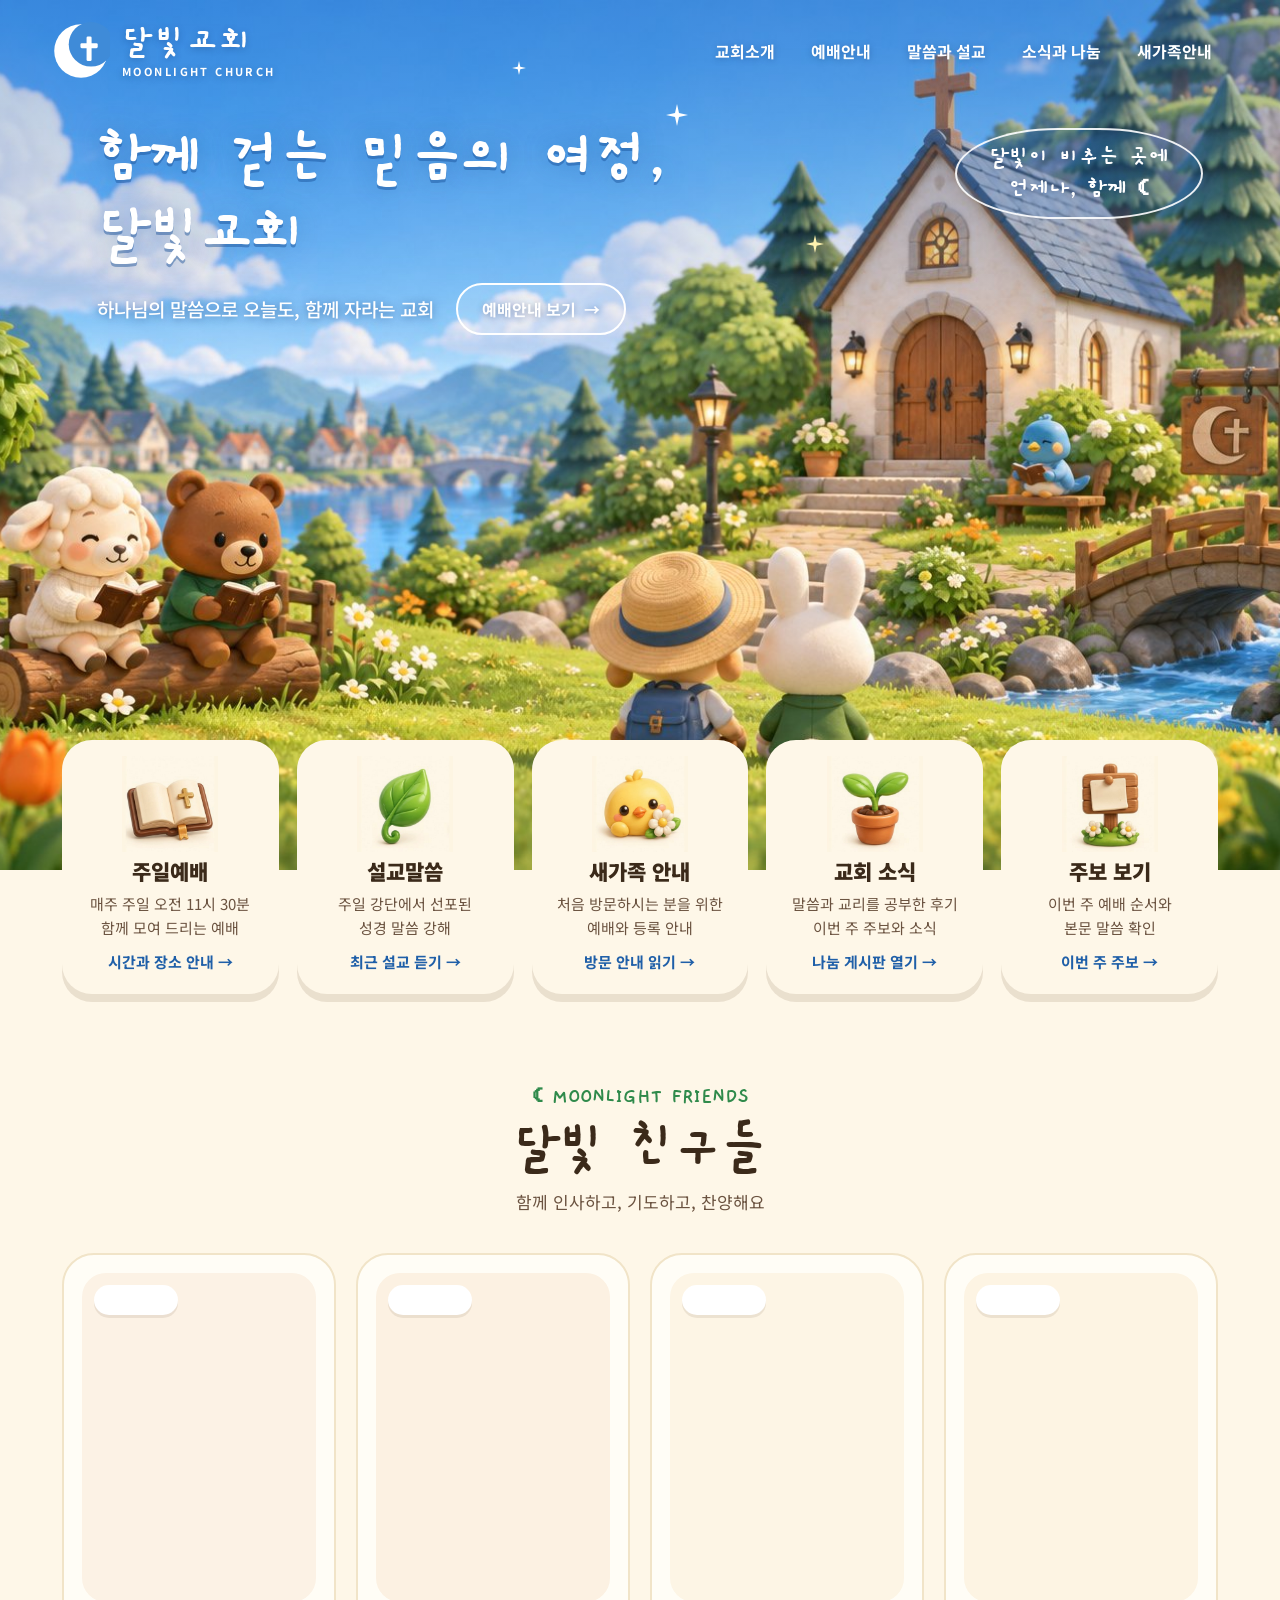
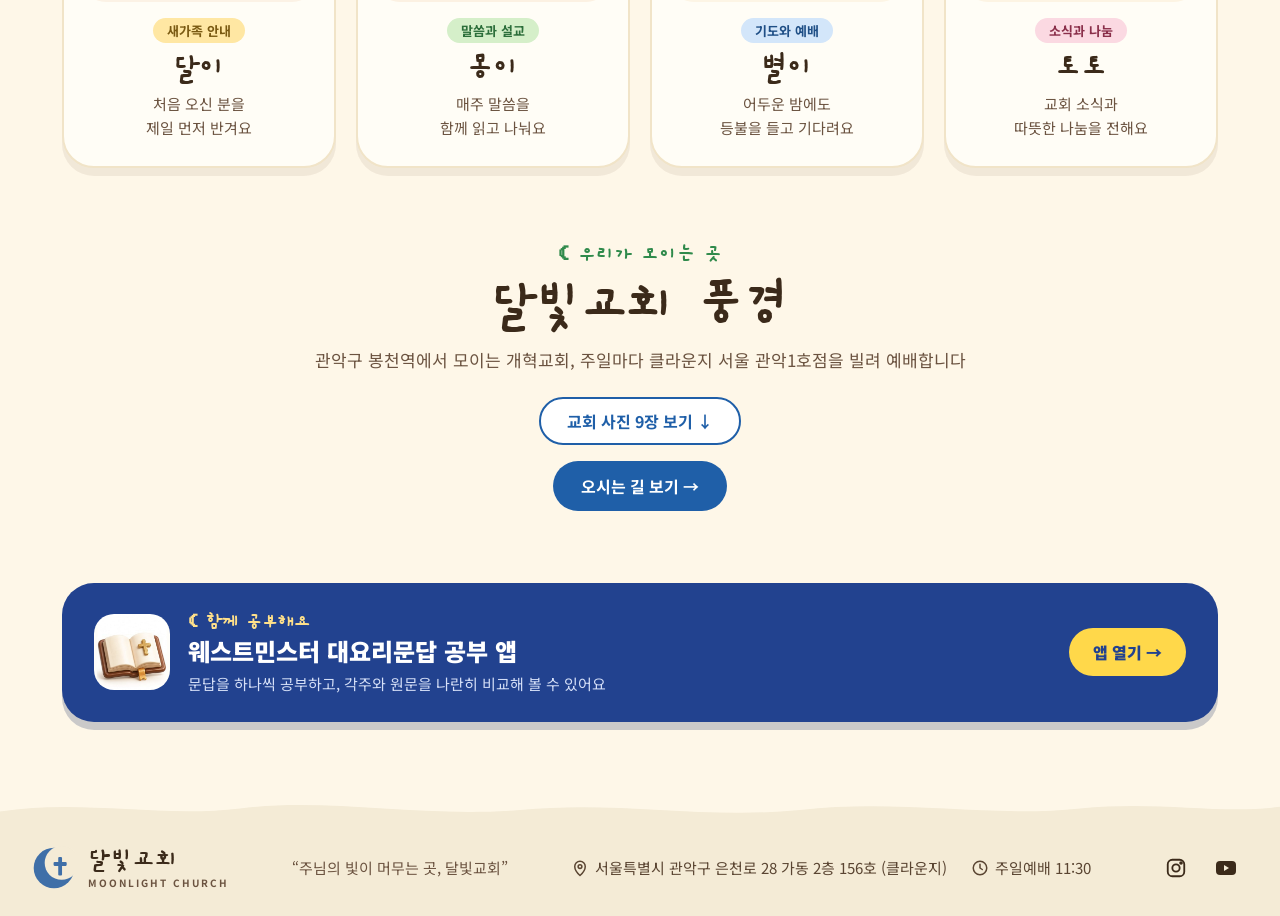
<file: index.html>
<!doctype html>
<html lang="ko">
<head>
<meta charset="utf-8">
<meta name="viewport" content="width=device-width, initial-scale=1">
<title>달빛교회 | 관악구 봉천역 개혁교회 · 대한예수교장로회</title>
<meta name="description" content="달빛교회는 서울 관악구 봉천역 근처(2호선 4번 출구 도보 8분)에서 예배하는 개혁교회(대한예수교장로회)입니다. 웨스트민스터 신앙고백서와 대·소요리문답을 신앙의 표준으로 삼고 시편찬송을 부릅니다. 주일 예배 오전 11시 30분.">
<meta name="google-site-verification" content="mhl-Q22xHeRew3W6_SKCPTNac-gHJsPRqwGb2uIujLA">
<meta name="naver-site-verification" content="68d196fb5b7a833d5afd90c826177f92e39205bc">
<link rel="canonical" href="https://www.lightofmoon.org/">
<meta name="robots" content="index,follow">
<link rel="alternate" type="application/rss+xml" title="달빛교회" href="https://www.lightofmoon.org/rss.xml">
<meta property="og:type" content="website">
<meta property="og:locale" content="ko_KR">
<meta property="og:site_name" content="달빛교회">
<meta property="og:title" content="달빛교회 | 관악구 봉천역 개혁교회 · 대한예수교장로회">
<meta property="og:description" content="달빛교회는 서울 관악구 봉천역 근처(2호선 4번 출구 도보 8분)에서 예배하는 개혁교회(대한예수교장로회)입니다. 웨스트민스터 신앙고백서와 대·소요리문답을 신앙의 표준으로 삼고 시편찬송을 부릅니다. 주일 예배 오전 11시 30분.">
<meta property="og:url" content="https://www.lightofmoon.org/">
<meta property="og:image" content="https://www.lightofmoon.org/assets/img/hero.jpg">
<meta property="og:image:width" content="1536">
<meta property="og:image:height" content="864">
<meta name="twitter:card" content="summary_large_image">
<meta name="theme-color" content="#3F8BD8">
<script type="application/ld+json">{"@context": "https://schema.org", "@type": "Church", "name": "달빛교회", "alternateName": ["대한예수교장로회 달빛교회", "Moonlight Church"], "url": "https://www.lightofmoon.org/", "image": "https://www.lightofmoon.org/assets/img/hero.jpg", "description": "달빛교회는 서울 관악구 봉천역 근처(2호선 4번 출구 도보 8분)에서 예배하는 개혁교회(대한예수교장로회)입니다. 웨스트민스터 신앙고백서와 대·소요리문답을 신앙의 표준으로 삼고 시편찬송을 부릅니다. 주일 예배 오전 11시 30분.", "address": {"@type": "PostalAddress", "streetAddress": "은천로 28 가동 2층 156호 (클라운지 서울 관악1호점)", "addressLocality": "관악구", "addressRegion": "서울특별시", "addressCountry": "KR"}, "hasMap": "https://www.lightofmoon.org/worship.html", "openingHoursSpecification": [{"@type": "OpeningHoursSpecification", "dayOfWeek": "Sunday", "opens": "11:30", "closes": "13:00"}], "sameAs": ["https://www.youtube.com/channel/UC1qNeyY604e5u4ODeHW1G1Q", "https://www.instagram.com/moonlight.church/"]}</script>
<link rel="icon" href="assets/img/favicon.svg" type="image/svg+xml">
<link rel="preconnect" href="https://fonts.googleapis.com">
<link rel="preconnect" href="https://fonts.gstatic.com" crossorigin>
<link href="https://fonts.googleapis.com/css2?family=Gaegu:wght@400;700&family=Noto+Sans+KR:wght@400;500;700;900&display=swap" rel="stylesheet">
<style>
body{margin:0;background:#FEF7E8;color:#3B2A1A;font-family:'Noto Sans KR','Apple SD Gothic Neo','Malgun Gothic',sans-serif;word-break:keep-all}
a{color:inherit}
a:focus-visible{outline:3px solid #FFFFFF;outline-offset:3px;border-radius:14px}
.nav a{text-decoration:none;padding:9px 16px;border-radius:999px;transition:background .2s}
.nav a:hover{background:rgba(255,255,255,.22)}
.stage{position:absolute;left:50%;bottom:0;height:100%;aspect-ratio:16/9;transform:translateX(-50%)}
.scene{animation:zoom 28s ease-in-out infinite alternate;transform-origin:62% 70%}
@keyframes zoom{from{transform:scale(1)}to{transform:scale(1.045)}}
.hi{animation:hi 9s ease-in-out infinite;opacity:0}
.hi2{animation-delay:-4.5s}
@keyframes hi{0%,6%{opacity:0;transform:translateY(10px) scale(.92)}12%,42%{opacity:1;transform:none}48%,100%{opacity:0;transform:translateY(-6px)}}
.twinkle{animation:tw 3.2s ease-in-out infinite}
.tw2{animation-delay:-1.1s}.tw3{animation-delay:-2.2s}
@keyframes tw{0%,100%{opacity:.25;transform:scale(.7)}50%{opacity:1;transform:scale(1)}}
.petal{position:absolute;top:-20px;width:10px;height:10px;border-radius:60% 0 60% 0;background:#FFFFFF;opacity:.9;animation:fall 14s linear infinite}
@keyframes fall{0%{transform:translate(0,0) rotate(0)}50%{transform:translate(-60px,360px) rotate(200deg)}100%{transform:translate(20px,760px) rotate(420deg);opacity:0}}
.float{animation:float 6s ease-in-out infinite}
@keyframes float{0%,100%{transform:rotate(-7deg) translateY(0)}50%{transform:rotate(-7deg) translateY(-8px)}}
.card{transition:transform .25s cubic-bezier(.3,1.4,.5,1),box-shadow .25s}
.card:hover{transform:translateY(-8px);box-shadow:0 14px 0 rgba(90,60,30,.12)}
.card img{transition:transform .35s cubic-bezier(.3,1.6,.5,1)}
.card:hover img{transform:scale(1.08) rotate(-3deg)}
.friend img{transition:transform .35s cubic-bezier(.3,1.6,.5,1)}
.friend:hover img{transform:translateY(-10px)}
.friend{transition:transform .25s cubic-bezier(.3,1.4,.5,1)}
.friend:hover{transform:translateY(-6px)}
.friend:focus-visible{outline:3px solid #1F5FA8;outline-offset:3px;border-radius:32px}
.pose-box{position:relative;width:100%;max-width:230px;margin:0 auto;aspect-ratio:392/560}
.pose{position:absolute;inset:0;width:100%;height:100%;object-fit:cover;opacity:0;animation:pose 12s ease-in-out infinite}
@keyframes pose{0%{opacity:0;transform:translateY(10px) scale(.96)}3%{opacity:1;transform:translateY(-8px) scale(1.02)}6%{transform:none}31%{opacity:1;transform:none}35%,100%{opacity:0;transform:none}}
.pose-lab{position:absolute;inset:0;display:flex;align-items:center;justify-content:center;opacity:0;animation:lab 12s ease-in-out infinite}
@keyframes lab{0%{opacity:0}3%,31%{opacity:1}34%,100%{opacity:0}}
.idle{animation:idle 3.4s ease-in-out infinite}
.idle2{animation-delay:-.9s}.idle3{animation-delay:-1.8s}.idle4{animation-delay:-2.6s}
@keyframes idle{0%,100%{transform:translateY(0)}50%{transform:translateY(-5px)}}
@keyframes posefade{0%{opacity:0}5%,30%{opacity:1}36%,100%{opacity:0}}
@media (prefers-reduced-motion:reduce){.pose{animation-name:posefade}.friend{transition:none}.friend:hover{transform:none}.scene,.twinkle,.petal,.float,.idle{animation:none}.hi{animation:none;opacity:1}.hi2{display:none}.card,.card img,.friend img{transition:none}.card:hover,.card:hover img,.friend:hover img{transform:none}}
@media (max-width:760px){.float{display:none}}
.scenes{grid-template-columns:repeat(4,minmax(0,1fr))}
.scene.wide{grid-column:span 2}
.scene.wide img{height:100%}
.scenes{grid-auto-flow:dense}
.scenes-more{display:contents}
.scenes-more[hidden]{display:none}
.scenes:has(.scenes-more:not([hidden])){margin-top:32px}

@media (max-width:860px){.scenes{grid-template-columns:repeat(2,minmax(0,1fr))}}
.scene img{transition:transform .3s cubic-bezier(.3,1.4,.5,1)}
.scene:hover img{transform:translateY(-6px)}
@media (prefers-reduced-motion:reduce){.scene img{transition:none}.scene:hover img{transform:none}}
.nav-x{display:inline}
@media (max-width:640px){.nav{flex-wrap:nowrap!important;gap:0!important;justify-content:space-between;width:calc(100% + 32px);margin:0 -16px;font-size:3.25vw!important}.nav a{padding:10px 1.2vw!important;white-space:nowrap}.nav-x{display:none}}
@media (max-width:600px){
.cards{grid-template-columns:repeat(2,minmax(0,1fr))!important;gap:10px!important;padding:0 16px!important}
.cards .card{padding:8px 8px 14px!important;border-radius:22px!important}
.cards .card:last-child{grid-column:span 2}
.cards .card img{width:64px!important;height:64px!important}
.cards .card>div:nth-of-type(1){font-size:17px!important;margin-top:0!important}
.cards .card>div:nth-of-type(2){font-size:13px!important;line-height:1.5!important;margin-top:4px!important}
.cards .card>div:nth-of-type(3){font-size:13px!important;margin-top:8px!important}
.friends{grid-template-columns:repeat(2,minmax(0,1fr))!important;gap:12px!important}
.friends .friend{padding:10px 10px 16px!important;border-radius:24px!important}
.friends .friend>div:nth-of-type(3){font-size:26px!important}
.friends .friend>div:nth-of-type(4){font-size:13px!important}
.friends .friend>div:nth-of-type(1)>div:nth-of-type(2){left:6px!important;top:6px!important;height:24px!important;min-width:64px!important;font-size:12px!important}
}
</style>
</head>
<body>
<div id="top" style="background:#FEF7E8">

  <!-- 첫 화면 -->
  <div style="position:relative;overflow:hidden;height:clamp(700px,68vw,1100px);background:#5BA8EC">
    <div class="stage">
      <img class="scene" src="assets/img/hero.jpg" alt="" style="position:absolute;inset:0;width:100%;height:100%;object-fit:cover;display:block">
      <!-- 말풍선: 그림 속 캐릭터 머리 위에 고정 -->
      <div style="position:absolute;z-index:4;left:8.5%;top:46%;pointer-events:none">
        <div class="hi" style="white-space:nowrap;background:#FFFFFF;color:#3B2A1A;font-weight:900;font-size:17px;padding:9px 16px;border-radius:20px 20px 20px 6px;box-shadow:0 5px 0 rgba(40,90,40,.18)">어서 와요, 달빛교회에!</div>
      </div>
      <div style="position:absolute;z-index:4;left:57%;top:56%;pointer-events:none">
        <div class="hi hi2" style="white-space:nowrap;background:#FFF3B0;color:#3B2A1A;font-weight:900;font-size:17px;padding:9px 16px;border-radius:20px 20px 20px 6px;box-shadow:0 5px 0 rgba(40,90,40,.18)">처음이어도 괜찮아요 :)</div>
      </div>
    </div>
    <div aria-hidden="true" style="position:absolute;inset:0;background:linear-gradient(180deg,rgba(24,86,170,.38) 0%,rgba(24,86,170,.12) 30%,rgba(24,86,170,0) 44%);pointer-events:none"></div>

    <!-- 반짝임 -->
    <svg aria-hidden="true" class="twinkle" width="22" height="22" viewBox="0 0 22 22" style="position:absolute;left:52%;top:12%"><path d="M11 0 L13 9 L22 11 L13 13 L11 22 L9 13 L0 11 L9 9 Z" fill="#FFFFFF"/></svg>
    <svg aria-hidden="true" class="twinkle tw2" width="14" height="14" viewBox="0 0 22 22" style="position:absolute;left:40%;top:7%"><path d="M11 0 L13 9 L22 11 L13 13 L11 22 L9 13 L0 11 L9 9 Z" fill="#FFFFFF"/></svg>
    <svg aria-hidden="true" class="twinkle tw3" width="18" height="18" viewBox="0 0 22 22" style="position:absolute;left:63%;top:27%"><path d="M11 0 L13 9 L22 11 L13 13 L11 22 L9 13 L0 11 L9 9 Z" fill="#FFF3B0"/></svg>

    <!-- 꽃잎 -->
    <div aria-hidden="true" style="position:absolute;inset:0;pointer-events:none">
      <span class="petal" style="left:18%;animation-delay:-2s"></span>
      <span class="petal" style="left:33%;animation-delay:-7s;background:#FFD6E0"></span>
      <span class="petal" style="left:48%;animation-delay:-11s"></span>
      <span class="petal" style="left:67%;animation-delay:-4s;background:#FFD6E0"></span>
      <span class="petal" style="left:82%;animation-delay:-9s"></span>
      <span class="petal" style="left:94%;animation-delay:-13s"></span>
    </div>

    <!-- 머리말 -->
    <div style="position:relative;z-index:5;max-width:1240px;margin:0 auto;padding:22px 32px;display:flex;flex-wrap:wrap;align-items:center;justify-content:space-between;gap:12px 32px;box-sizing:border-box">
      <a href="#top" style="display:flex;align-items:center;gap:12px;text-decoration:none;color:#FFFFFF">
        <svg aria-hidden="true" width="58" height="58" viewBox="0 0 52 52"><circle cx="26" cy="26" r="24" fill="#FFFFFF"/><circle cx="35" cy="20" r="20" fill="#3F8BD8"/><rect x="31" y="13" width="4.5" height="22" rx="1.2" fill="#FFFFFF"/><rect x="25.5" y="19" width="15.5" height="4.5" rx="1.2" fill="#FFFFFF"/></svg>
        <span style="display:block;text-shadow:0 2px 6px rgba(20,60,120,.35)"><span style="display:block;font-family:'Gaegu',sans-serif;font-weight:700;font-size:36px;line-height:1;letter-spacing:.08em">달빛교회</span><span style="display:block;margin-top:4px;font-size:11px;font-weight:700;letter-spacing:.22em">MOONLIGHT CHURCH</span></span>
      </a>
      <nav class="nav" aria-label="주 메뉴" style="display:flex;flex-wrap:wrap;align-items:center;gap:4px;font-size:16px;font-weight:700;color:#FFFFFF;text-shadow:0 1px 6px rgba(20,60,120,.4)">
        <a href="about.html">교회소개</a>
        <a href="worship.html">예배안내</a>
        <a href="sermon.html">말씀과 설교</a>
        <a href="news.html">소식과 나눔</a>
        <a href="newcomer.html">새가족<span class="nav-x">안내</span></a>
      </nav>
    </div>

    <!-- 제목: 하늘 영역 안에서 끝나도록 두 줄로 -->
    <div style="position:relative;z-index:5;max-width:1240px;margin:0 auto;padding:clamp(4px,1.6vw,20px) 32px 0 clamp(32px,6vw,90px);box-sizing:border-box">
      <h1 style="margin:0;font-family:'Gaegu',sans-serif;font-weight:700;font-size:clamp(44px,5vw,68px);line-height:1.15;color:#FFFFFF;text-shadow:0 3px 0 rgba(24,80,150,.45),0 0 24px rgba(24,80,150,.35)">함께 걷는 믿음의 여정,<br>달빛교회</h1>
      <div style="margin-top:14px;display:flex;flex-wrap:wrap;align-items:center;gap:12px 22px">
        <p style="margin:0;font-size:19px;font-weight:500;line-height:1.6;color:#FFFFFF;text-shadow:0 1px 8px rgba(20,60,120,.6)">하나님의 말씀으로 오늘도, 함께 자라는 교회</p>
        <a href="worship.html" style="display:inline-flex;align-items:center;gap:8px;min-height:48px;padding:0 24px;border-radius:999px;border:2px solid #FFFFFF;background:rgba(255,255,255,.16);color:#FFFFFF;text-decoration:none;font-weight:700;font-size:16px;text-shadow:0 1px 6px rgba(20,60,120,.45)">예배안내 보기 <span aria-hidden="true">→</span></a>
      </div>
    </div>

    <!-- 손글씨 -->
    <div aria-hidden="true" class="float" style="position:absolute;z-index:4;right:clamp(24px,6vw,110px);top:clamp(110px,10vw,140px);font-family:'Gaegu',sans-serif;font-weight:700;font-size:clamp(19px,1.9vw,25px);line-height:1.3;color:#FFFFFF;border:2px solid rgba(255,255,255,.9);border-radius:50%/60%;padding:12px 32px;text-align:center;background:rgba(40,110,200,.18);text-shadow:0 1px 6px rgba(20,60,120,.45)">달빛이 비추는 곳에<br>언제나, 함께 ☾</div>
  </div>

  <!-- 바로가기 카드 -->
  <div style="position:relative;z-index:6;max-width:1220px;margin:-130px auto 0;padding:0 32px;box-sizing:border-box;display:grid;grid-template-columns:repeat(auto-fit,minmax(196px,1fr));gap:18px" class="cards">
    <a class="card" id="worship" href="worship.html" style="text-decoration:none;display:block;background:#FEF7E8;border-radius:30px;padding:16px 18px 22px;text-align:center;box-shadow:0 8px 0 rgba(90,60,30,.12)">
      <img src="assets/img/icon-bible.jpg" alt="" style="width:96px;height:96px;display:block;margin:0 auto;mix-blend-mode:multiply">
      <div style="margin-top:4px;font-weight:900;font-size:21px">주일예배</div>
      <div style="margin-top:6px;font-size:15px;line-height:1.55;color:#6B5340">매주 주일 오전 11시 30분<br>함께 모여 드리는 예배</div>
      <div style="margin-top:12px;font-weight:700;font-size:15px;color:#1F5FA8">시간과 장소 안내 →</div>
    </a>
    <a class="card" id="word" href="sermon.html" style="text-decoration:none;display:block;background:#FEF7E8;border-radius:30px;padding:16px 18px 22px;text-align:center;box-shadow:0 8px 0 rgba(90,60,30,.12)">
      <img src="assets/img/icon-leaf.jpg" alt="" style="width:96px;height:96px;display:block;margin:0 auto;mix-blend-mode:multiply">
      <div style="margin-top:4px;font-weight:900;font-size:21px">설교말씀</div>
      <div style="margin-top:6px;font-size:15px;line-height:1.55;color:#6B5340">주일 강단에서 선포된<br>성경 말씀 강해</div>
      <div style="margin-top:12px;font-weight:700;font-size:15px;color:#1F5FA8">최근 설교 듣기 →</div>
    </a>
    <a class="card" id="welcome" href="newcomer.html" style="text-decoration:none;display:block;background:#FEF7E8;border-radius:30px;padding:16px 18px 22px;text-align:center;box-shadow:0 8px 0 rgba(90,60,30,.12)">
      <img src="assets/img/icon-chick.jpg" alt="" style="width:96px;height:96px;display:block;margin:0 auto;mix-blend-mode:multiply">
      <div style="margin-top:4px;font-weight:900;font-size:21px">새가족 안내</div>
      <div style="margin-top:6px;font-size:15px;line-height:1.55;color:#6B5340">처음 방문하시는 분을 위한<br>예배와 등록 안내</div>
      <div style="margin-top:12px;font-weight:700;font-size:15px;color:#1F5FA8">방문 안내 읽기 →</div>
    </a>
    <a class="card" id="news" href="news.html" style="text-decoration:none;display:block;background:#FEF7E8;border-radius:30px;padding:16px 18px 22px;text-align:center;box-shadow:0 8px 0 rgba(90,60,30,.12)">
      <img src="assets/img/icon-sprout.jpg" alt="" style="width:96px;height:96px;display:block;margin:0 auto;mix-blend-mode:multiply">
      <div style="margin-top:4px;font-weight:900;font-size:21px">교회 소식</div>
      <div style="margin-top:6px;font-size:15px;line-height:1.55;color:#6B5340">말씀과 교리를 공부한 후기<br>이번 주 주보와 소식</div>
      <div style="margin-top:12px;font-weight:700;font-size:15px;color:#1F5FA8">나눔 게시판 열기 →</div>
    </a>
    <a class="card" id="bulletin" href="news.html#bulletin-latest" style="text-decoration:none;display:block;background:#FEF7E8;border-radius:30px;padding:16px 18px 22px;text-align:center;box-shadow:0 8px 0 rgba(90,60,30,.12)">
      <img src="assets/img/icon-board.jpg" alt="" style="width:96px;height:96px;display:block;margin:0 auto;mix-blend-mode:multiply">
      <div style="margin-top:4px;font-weight:900;font-size:21px">주보 보기</div>
      <div style="margin-top:6px;font-size:15px;line-height:1.55;color:#6B5340">이번 주 예배 순서와<br>본문 말씀 확인</div>
      <div style="margin-top:12px;font-weight:700;font-size:15px;color:#1F5FA8">이번 주 주보 →</div>
    </a>
  </div>

  <!-- 달빛 친구들: 인사 → 기도 → 찬양 동작이 번갈아 나옵니다 -->
  <div style="max-width:1220px;margin:0 auto;padding:88px 32px 72px;box-sizing:border-box">
    <div style="text-align:center">
      <div style="font-family:'Gaegu',sans-serif;font-weight:700;font-size:22px;color:#2F8A4B">☾ MOONLIGHT FRIENDS</div>
      <h2 style="margin:4px 0 0;font-family:'Gaegu',sans-serif;font-weight:700;font-size:clamp(40px,4.6vw,56px);line-height:1.15">달빛 친구들</h2>
      <p style="margin:10px 0 0;font-size:17px;line-height:1.7;color:#6B5340">함께 인사하고, 기도하고, 찬양해요</p>
    </div>
    <div class="friends" style="margin-top:36px;display:grid;grid-template-columns:repeat(auto-fit,minmax(230px,1fr));gap:20px">
      <a class="friend" href="newcomer.html" style="display:block;text-decoration:none;color:inherit;background:#FFFDF6;border-radius:32px;padding:18px 18px 26px;text-align:center;box-shadow:0 8px 0 rgba(90,60,30,.08);border:2px solid #F1E4C8">
        <div style="position:relative;background:#FCF2E5;border-radius:24px;overflow:hidden">
          <div class="pose-box"><img class="pose" src="assets/img/dali-hello.jpg" alt="손을 흔들며 인사하는 고양이 달이" style="animation-delay:0.00s"><img class="pose" src="assets/img/dali-pray.jpg" alt="두 손을 모으고 기도하는 고양이 달이" style="animation-delay:-8.00s"><img class="pose" src="assets/img/dali-praise.jpg" alt="두 팔을 들고 찬양하는 고양이 달이" style="animation-delay:-4.00s"></div>
          <div aria-hidden="true" style="position:absolute;left:12px;top:12px;height:30px;min-width:84px;background:#FFFFFF;border-radius:999px;box-shadow:0 3px 0 rgba(90,60,30,.1);font-weight:900;font-size:14px;color:#7A5A12"><span class="pose-lab" style="animation-delay:0.00s">인사해요</span><span class="pose-lab" style="animation-delay:-8.00s">기도해요</span><span class="pose-lab" style="animation-delay:-4.00s">찬양해요</span></div>
        </div>
        <div style="margin-top:16px;display:inline-block;background:#FFE7A3;border-radius:999px;padding:3px 14px;font-size:13px;font-weight:700;color:#7A5A12">새가족 안내</div>
        <div style="margin-top:8px;font-family:'Gaegu',sans-serif;font-weight:700;font-size:32px;line-height:1.1">달이</div>
        <div style="margin-top:6px;font-size:15px;line-height:1.6;color:#6B5340">처음 오신 분을<br>제일 먼저 반겨요</div>
      </a>
      <a class="friend" href="sermon.html" style="display:block;text-decoration:none;color:inherit;background:#FFFDF6;border-radius:32px;padding:18px 18px 26px;text-align:center;box-shadow:0 8px 0 rgba(90,60,30,.08);border:2px solid #F1E4C8">
        <div style="position:relative;background:#FCF1E2;border-radius:24px;overflow:hidden">
          <div class="pose-box"><img class="pose" src="assets/img/mongi-hello.jpg" alt="손을 흔들며 인사하는 곰 몽이" style="animation-delay:-0.35s"><img class="pose" src="assets/img/mongi-pray.jpg" alt="두 손을 모으고 기도하는 곰 몽이" style="animation-delay:-8.35s"><img class="pose" src="assets/img/mongi-praise.jpg" alt="두 팔을 들고 찬양하는 곰 몽이" style="animation-delay:-4.35s"></div>
          <div aria-hidden="true" style="position:absolute;left:12px;top:12px;height:30px;min-width:84px;background:#FFFFFF;border-radius:999px;box-shadow:0 3px 0 rgba(90,60,30,.1);font-weight:900;font-size:14px;color:#2C6E3A"><span class="pose-lab" style="animation-delay:-0.35s">인사해요</span><span class="pose-lab" style="animation-delay:-8.35s">기도해요</span><span class="pose-lab" style="animation-delay:-4.35s">찬양해요</span></div>
        </div>
        <div style="margin-top:16px;display:inline-block;background:#D5EFC9;border-radius:999px;padding:3px 14px;font-size:13px;font-weight:700;color:#2C6E3A">말씀과 설교</div>
        <div style="margin-top:8px;font-family:'Gaegu',sans-serif;font-weight:700;font-size:32px;line-height:1.1">몽이</div>
        <div style="margin-top:6px;font-size:15px;line-height:1.6;color:#6B5340">매주 말씀을<br>함께 읽고 나눠요</div>
      </a>
      <a class="friend" href="worship.html" style="display:block;text-decoration:none;color:inherit;background:#FFFDF6;border-radius:32px;padding:18px 18px 26px;text-align:center;box-shadow:0 8px 0 rgba(90,60,30,.08);border:2px solid #F1E4C8">
        <div style="position:relative;background:#FDF5E5;border-radius:24px;overflow:hidden">
          <div class="pose-box"><img class="pose" src="assets/img/byeoli-hello.jpg" alt="손을 흔들며 인사하는 부엉이 별이" style="animation-delay:-0.70s"><img class="pose" src="assets/img/byeoli-pray.jpg" alt="두 손을 모으고 기도하는 부엉이 별이" style="animation-delay:-8.70s"><img class="pose" src="assets/img/byeoli-praise.jpg" alt="두 팔을 들고 찬양하는 부엉이 별이" style="animation-delay:-4.70s"></div>
          <div aria-hidden="true" style="position:absolute;left:12px;top:12px;height:30px;min-width:84px;background:#FFFFFF;border-radius:999px;box-shadow:0 3px 0 rgba(90,60,30,.1);font-weight:900;font-size:14px;color:#1F4F86"><span class="pose-lab" style="animation-delay:-0.70s">인사해요</span><span class="pose-lab" style="animation-delay:-8.70s">기도해요</span><span class="pose-lab" style="animation-delay:-4.70s">찬양해요</span></div>
        </div>
        <div style="margin-top:16px;display:inline-block;background:#D3E6FA;border-radius:999px;padding:3px 14px;font-size:13px;font-weight:700;color:#1F4F86">기도와 예배</div>
        <div style="margin-top:8px;font-family:'Gaegu',sans-serif;font-weight:700;font-size:32px;line-height:1.1">별이</div>
        <div style="margin-top:6px;font-size:15px;line-height:1.6;color:#6B5340">어두운 밤에도<br>등불을 들고 기다려요</div>
      </a>
      <a class="friend" href="news.html" style="display:block;text-decoration:none;color:inherit;background:#FFFDF6;border-radius:32px;padding:18px 18px 26px;text-align:center;box-shadow:0 8px 0 rgba(90,60,30,.08);border:2px solid #F1E4C8">
        <div style="position:relative;background:#FDF4E3;border-radius:24px;overflow:hidden">
          <div class="pose-box"><img class="pose" src="assets/img/toto-hello.jpg" alt="손을 흔들며 인사하는 토끼 토토" style="animation-delay:-1.05s"><img class="pose" src="assets/img/toto-pray.jpg" alt="두 손을 모으고 기도하는 토끼 토토" style="animation-delay:-9.05s"><img class="pose" src="assets/img/toto-praise.jpg" alt="두 팔을 들고 찬양하는 토끼 토토" style="animation-delay:-5.05s"></div>
          <div aria-hidden="true" style="position:absolute;left:12px;top:12px;height:30px;min-width:84px;background:#FFFFFF;border-radius:999px;box-shadow:0 3px 0 rgba(90,60,30,.1);font-weight:900;font-size:14px;color:#8A2F4A"><span class="pose-lab" style="animation-delay:-1.05s">인사해요</span><span class="pose-lab" style="animation-delay:-9.05s">기도해요</span><span class="pose-lab" style="animation-delay:-5.05s">찬양해요</span></div>
        </div>
        <div style="margin-top:16px;display:inline-block;background:#FBD9E2;border-radius:999px;padding:3px 14px;font-size:13px;font-weight:700;color:#8A2F4A">소식과 나눔</div>
        <div style="margin-top:8px;font-family:'Gaegu',sans-serif;font-weight:700;font-size:32px;line-height:1.1">토토</div>
        <div style="margin-top:6px;font-size:15px;line-height:1.6;color:#6B5340">교회 소식과<br>따뜻한 나눔을 전해요</div>
      </a>
    </div>
  </div>

  <!-- 교회 풍경: 예배 장소 사진 -->
  <div id="scenes" style="max-width:1220px;margin:0 auto;padding:0 32px 72px;box-sizing:border-box">
    <div style="text-align:center">
      <div style="font-family:'Gaegu',sans-serif;font-weight:700;font-size:22px;color:#2F8A4B">☾ 우리가 모이는 곳</div>
      <h2 style="margin:4px 0 0;font-family:'Gaegu',sans-serif;font-weight:700;font-size:clamp(40px,4.6vw,56px);line-height:1.15">달빛교회 풍경</h2>
      <p style="margin:10px 0 0;font-size:17px;line-height:1.7;color:#6B5340">관악구 봉천역에서 모이는 개혁교회, 주일마다 클라운지 서울 관악1호점을 빌려 예배합니다</p>
    </div>
    <div class="scenes" style="display:grid;gap:18px">
      <div id="scenes-more" class="scenes-more" hidden>
      <figure class="scene wide" style="margin:0">
        <img src="assets/img/scene-space1.jpg" alt="둥근 탁자와 의자, 벽걸이 화면이 있는 넓고 밝은 실내" loading="lazy" width="1400" height="875" style="display:block;width:100%;height:auto;aspect-ratio:1400/875;object-fit:cover;border-radius:24px;background:#F4EBD6">
        <figcaption style="margin-top:8px;font-size:15px;font-weight:700;text-align:center;color:#5A4532">따뜻하고 아늑한 예배 공간</figcaption>
      </figure>
      <figure class="scene wide" style="margin:0">
        <img src="assets/img/scene-gather.jpg" alt="주일 오전, 둥근 탁자에 둘러앉아 예배를 기다리는 사람들. 얼굴은 흐리게 처리했다" loading="lazy" width="1400" height="875" style="display:block;width:100%;height:auto;aspect-ratio:1400/875;object-fit:cover;border-radius:24px;background:#F4EBD6">
        <figcaption style="margin-top:8px;font-size:15px;font-weight:700;text-align:center;color:#5A4532">예배를 준비하는 주일 오전 풍경</figcaption>
      </figure>
      <figure class="scene" style="margin:0">
        <img src="assets/img/scene-table.jpg" alt="여럿이 둘러앉는 긴 나무 탁자" loading="lazy" width="900" height="1125" style="display:block;width:100%;height:auto;aspect-ratio:4/5;object-fit:cover;border-radius:24px;background:#F4EBD6">
        <figcaption style="margin-top:8px;font-size:15px;font-weight:700;text-align:center;color:#5A4532">말씀을 나누는 긴 식탁과 테이블</figcaption>
      </figure>
      <figure class="scene" style="margin:0">
        <img src="assets/img/scene-sofa.jpg" alt="흰 소파와 낮은 탁자가 있는 자리" loading="lazy" width="900" height="1125" style="display:block;width:100%;height:auto;aspect-ratio:4/5;object-fit:cover;border-radius:24px;background:#F4EBD6">
        <figcaption style="margin-top:8px;font-size:15px;font-weight:700;text-align:center;color:#5A4532">편히 머물며 대화하는 소파 자리</figcaption>
      </figure>
      <figure class="scene wide" style="margin:0">
        <img src="assets/img/scene-space2.jpg" alt="벽걸이 화면 앞에 둥근 탁자가 놓인 자리와 CLOUNGE 로고 벽" loading="lazy" width="1400" height="875" style="display:block;width:100%;height:auto;aspect-ratio:1400/875;object-fit:cover;border-radius:24px;background:#F4EBD6">
        <figcaption style="margin-top:8px;font-size:15px;font-weight:700;text-align:center;color:#5A4532">찬양과 말씀이 선포되는 자리</figcaption>
      </figure>
      <figure class="scene" style="margin:0">
        <img src="assets/img/scene-stand.jpg" alt="보면대 위에 놓인 주보" loading="lazy" width="900" height="1125" style="display:block;width:100%;height:auto;aspect-ratio:4/5;object-fit:cover;border-radius:24px;background:#F4EBD6">
        <figcaption style="margin-top:8px;font-size:15px;font-weight:700;text-align:center;color:#5A4532">작은 보면대 하나면 충분한 우리의 예배 처소</figcaption>
      </figure>
      <figure class="scene" style="margin:0">
        <img src="assets/img/scene-bulletin.jpg" alt="달빛교회 주보의 예배 순서를 가까이에서 본 모습" loading="lazy" width="900" height="1125" style="display:block;width:100%;height:auto;aspect-ratio:4/5;object-fit:cover;border-radius:24px;background:#F4EBD6">
        <figcaption style="margin-top:8px;font-size:15px;font-weight:700;text-align:center;color:#5A4532">경건한 질서를 담은 주일 예배 순서</figcaption>
      </figure>
      <figure class="scene" style="margin:0">
        <img src="assets/img/scene-coffee.jpg" alt="커피가 내려지는 커피 머신과 검은 잔" loading="lazy" width="900" height="1125" style="display:block;width:100%;height:auto;aspect-ratio:4/5;object-fit:cover;border-radius:24px;background:#F4EBD6">
        <figcaption style="margin-top:8px;font-size:15px;font-weight:700;text-align:center;color:#5A4532">교우들을 맞이하는 따뜻한 커피 한 잔</figcaption>
      </figure>
      <figure class="scene" style="margin:0">
        <img src="assets/img/scene-door.jpg" alt="클라운지 입구 문. 금색 글씨로 CLOUNGE라고 적혀 있다" loading="lazy" width="900" height="1125" style="display:block;width:100%;height:auto;aspect-ratio:4/5;object-fit:cover;border-radius:24px;background:#F4EBD6">
        <figcaption style="margin-top:8px;font-size:15px;font-weight:700;text-align:center;color:#5A4532">달빛교회가 모이는 2층 클라운지 입구</figcaption>
      </figure>
      </div>
    </div>
    <div style="margin-top:22px;text-align:center"><button id="scenes-toggle" type="button" aria-expanded="false" aria-controls="scenes-more" data-more="교회 사진 9장 보기 ↓" style="display:inline-flex;align-items:center;min-height:48px;padding:0 26px;border-radius:999px;border:2px solid #1F5FA8;background:#FFFFFF;color:#1F5FA8;font-family:inherit;font-weight:700;font-size:16px;cursor:pointer">교회 사진 9장 보기 ↓</button></div>
    <div style="margin-top:16px;text-align:center"><a href="worship.html" style="display:inline-flex;align-items:center;min-height:50px;padding:0 28px;border-radius:999px;background:#1F5FA8;color:#FFFFFF;text-decoration:none;font-weight:700;font-size:16px">오시는 길 보기 →</a></div>
  </div>

  <!-- 대요리문답 앱 -->
  <div style="max-width:1220px;margin:0 auto;padding:0 32px 72px;box-sizing:border-box">
    <a class="card" href="https://wlcmoonlight.vercel.app/" target="_blank" rel="noopener noreferrer" style="text-decoration:none;display:flex;flex-wrap:wrap;align-items:center;justify-content:space-between;gap:16px 32px;background:#22428F;color:#FFFFFF;border-radius:32px;padding:26px 32px;box-shadow:0 8px 0 rgba(20,40,90,.22)">
      <span style="display:flex;align-items:center;gap:18px;min-width:0">
        <img src="assets/img/icon-bible.jpg" alt="" style="flex:none;width:76px;height:76px;border-radius:20px;display:block">
        <span style="display:block"><span style="display:block;font-family:'Gaegu',sans-serif;font-weight:700;font-size:20px;color:#FFE08A">☾ 함께 공부해요</span><span style="display:block;font-weight:900;font-size:24px;line-height:1.35">웨스트민스터 대요리문답 공부 앱</span><span style="display:block;margin-top:4px;font-size:15px;line-height:1.6;color:#D5DFF7">문답을 하나씩 공부하고, 각주와 원문을 나란히 비교해 볼 수 있어요</span></span>
      </span>
      <span style="display:inline-flex;align-items:center;min-height:48px;padding:0 24px;border-radius:999px;background:#FFD84A;color:#22428F;font-weight:900;font-size:16px">앱 열기 →</span>
    </a>
  </div>

  <!-- 바닥 띠 -->
  <svg aria-hidden="true" viewBox="0 0 1280 40" preserveAspectRatio="none" style="display:block;width:100%;height:32px"><path d="M0 40 L0 22 C80 6 160 30 240 18 C330 4 420 30 520 20 C620 8 700 32 800 20 C900 6 990 30 1080 18 C1160 8 1220 26 1280 16 L1280 40 Z" fill="#F4EBD6"/></svg>
  <div style="background:#F4EBD6;padding:20px 32px 26px">
    <div style="max-width:1220px;margin:0 auto;display:flex;flex-wrap:wrap;align-items:center;justify-content:space-between;gap:14px 32px">
      <div style="display:flex;align-items:center;gap:12px">
        <svg aria-hidden="true" width="44" height="44" viewBox="0 0 52 52"><circle cx="26" cy="26" r="24" fill="#3F6FA8"/><circle cx="35" cy="20" r="20" fill="#F4EBD6"/><rect x="31" y="13" width="4.5" height="22" rx="1.2" fill="#3F6FA8"/><rect x="25.5" y="19" width="15.5" height="4.5" rx="1.2" fill="#3F6FA8"/></svg>
        <span style="display:block"><span style="display:block;font-family:'Gaegu',sans-serif;font-weight:700;font-size:26px;line-height:1;letter-spacing:.06em">달빛교회</span><span style="display:block;margin-top:3px;font-size:10px;font-weight:700;letter-spacing:.2em;color:#6B5340">MOONLIGHT CHURCH</span></span>
      </div>
      <div style="font-size:15px;color:#6B5340">“주님의 빛이 머무는 곳, 달빛교회”</div>
      <div style="display:flex;flex-wrap:wrap;align-items:center;gap:8px 24px;font-size:15px;color:#5A4532">
        <span style="display:inline-flex;align-items:center;gap:6px"><svg aria-hidden="true" width="18" height="18" viewBox="0 0 24 24" fill="none" stroke="currentColor" stroke-width="2" stroke-linecap="round" stroke-linejoin="round"><path d="M12 22s7-6.2 7-12a7 7 0 0 0-14 0c0 5.8 7 12 7 12z"/><circle cx="12" cy="10" r="2.5"/></svg>서울특별시 관악구 은천로 28 가동 2층 156호 (클라운지)</span>
        <span style="display:inline-flex;align-items:center;gap:6px"><svg aria-hidden="true" width="18" height="18" viewBox="0 0 24 24" fill="none" stroke="currentColor" stroke-width="2" stroke-linecap="round" stroke-linejoin="round"><circle cx="12" cy="12" r="9"/><path d="M12 7v5l3 2"/></svg>주일예배 11:30</span>
      </div>
      <div style="display:flex;gap:6px">
        <a href="https://www.instagram.com/moonlight.church/" target="_blank" rel="noopener noreferrer" aria-label="달빛교회 인스타그램 (새 창)" style="display:inline-flex;align-items:center;justify-content:center;width:44px;height:44px;border-radius:12px;color:#3B2A1A"><svg aria-hidden="true" width="22" height="22" viewBox="0 0 24 24" fill="none" stroke="currentColor" stroke-width="2"><rect x="3" y="3" width="18" height="18" rx="5"/><circle cx="12" cy="12" r="4"/><circle cx="17.5" cy="6.5" r="1" fill="currentColor"/></svg></a>
        <a href="https://www.youtube.com/@%EB%8B%AC%EB%B9%9B%EA%B5%90%ED%9A%8C" target="_blank" rel="noopener noreferrer" aria-label="달빛교회 유튜브 채널 (새 창)" style="display:inline-flex;align-items:center;justify-content:center;width:44px;height:44px;border-radius:12px;color:#3B2A1A"><svg aria-hidden="true" width="24" height="24" viewBox="0 0 24 24"><rect x="2" y="5" width="20" height="14" rx="4" fill="currentColor"/><path d="M10 9l5 3-5 3z" fill="#F4EBD6"/></svg></a>
      </div>
    </div>
  </div>
</div>

<script>
// 달빛교회 풍경: 처음에는 사진 두 장만 보이고, 단추를 누르면 나머지가 펼쳐진다
(function(){var b=document.getElementById('scenes-toggle'),m=document.getElementById('scenes-more');if(!b||!m)return;
b.addEventListener('click',function(){var open=m.hidden;m.hidden=!open;b.setAttribute('aria-expanded',open?'true':'false');b.textContent=open?'사진 접기 ↑':b.getAttribute('data-more');if(!open)document.getElementById('scenes').scrollIntoView({block:'start'});});})();
</script>
</body>
</html>
</file>
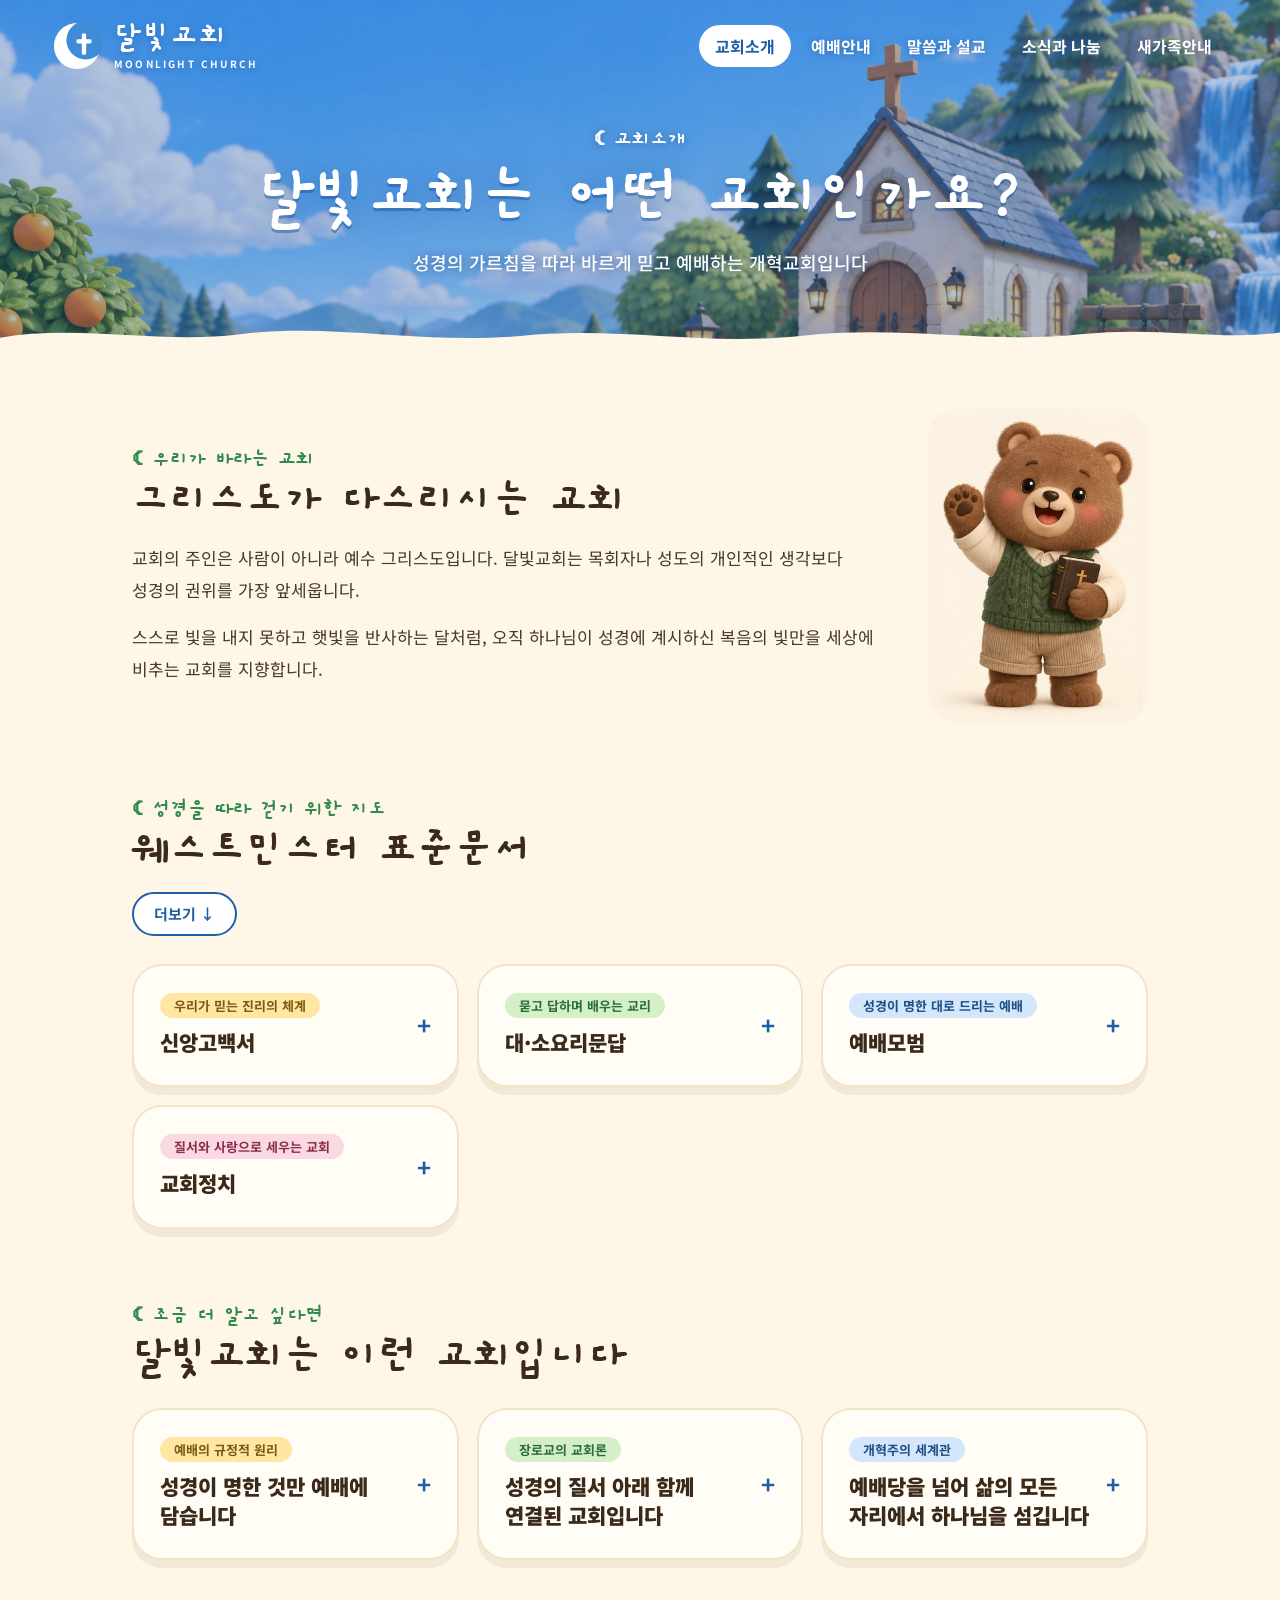
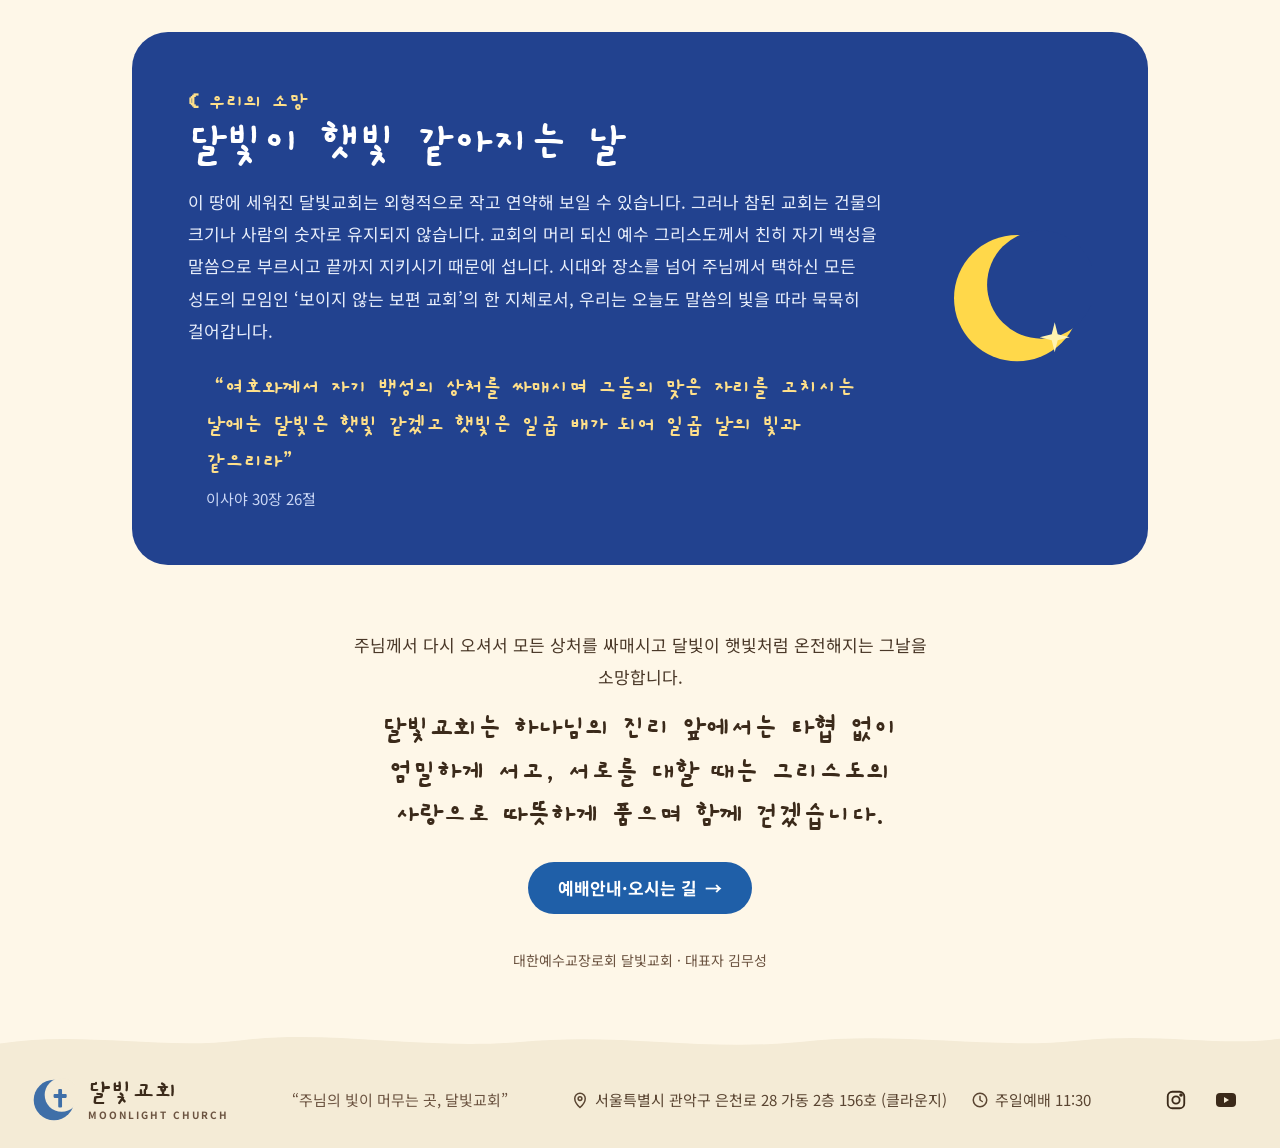
<file: about.html>
<!doctype html>
<html lang="ko">
<head>
<meta charset="utf-8">
<meta name="viewport" content="width=device-width, initial-scale=1">
<title>교회소개 | 관악구 개혁교회 달빛교회</title>
<meta name="description" content="달빛교회는 서울 관악구 봉천역 근처에서 모이는 개혁교회입니다. 성경의 가르침을 따라 바르게 믿고 예배하며, 웨스트민스터 신앙고백서와 대·소요리문답, 예배모범, 교회정치를 신앙의 표준으로 삼는 장로교회입니다.">
<link rel="canonical" href="https://www.lightofmoon.org/about.html">
<meta name="robots" content="index,follow">
<link rel="alternate" type="application/rss+xml" title="달빛교회" href="https://www.lightofmoon.org/rss.xml">
<meta property="og:type" content="website">
<meta property="og:locale" content="ko_KR">
<meta property="og:site_name" content="달빛교회">
<meta property="og:title" content="교회소개 | 관악구 개혁교회 달빛교회">
<meta property="og:description" content="달빛교회는 서울 관악구 봉천역 근처에서 모이는 개혁교회입니다. 성경의 가르침을 따라 바르게 믿고 예배하며, 웨스트민스터 신앙고백서와 대·소요리문답, 예배모범, 교회정치를 신앙의 표준으로 삼는 장로교회입니다.">
<meta property="og:url" content="https://www.lightofmoon.org/about.html">
<meta property="og:image" content="https://www.lightofmoon.org/assets/img/hero.jpg">
<meta property="og:image:width" content="1536">
<meta property="og:image:height" content="864">
<meta name="twitter:card" content="summary_large_image">
<meta name="theme-color" content="#3F8BD8">
<link rel="icon" href="assets/img/favicon.svg" type="image/svg+xml">
<link rel="preconnect" href="https://fonts.googleapis.com">
<link rel="preconnect" href="https://fonts.gstatic.com" crossorigin>
<link href="https://fonts.googleapis.com/css2?family=Gaegu:wght@400;700&family=Noto+Sans+KR:wght@400;500;700;900&display=swap" rel="stylesheet">
<style>
body{margin:0;background:#FEF7E8;color:#3B2A1A;font-family:'Noto Sans KR','Apple SD Gothic Neo','Malgun Gothic',sans-serif;word-break:keep-all}
a{color:inherit}
a:focus-visible,button:focus-visible{outline:3px solid #1F5FA8;outline-offset:3px;border-radius:14px}
.nav a{text-decoration:none;padding:9px 16px;border-radius:999px;transition:background .2s}
.nav a:hover{background:rgba(255,255,255,.24)}
.lift{transition:transform .25s cubic-bezier(.3,1.4,.5,1),box-shadow .25s}
.lift:hover{transform:translateY(-6px)}
.btn{transition:transform .2s cubic-bezier(.3,1.4,.5,1)}
.btn:hover{transform:translateY(-3px)}
.idle{animation:idle 3.4s ease-in-out infinite}
.idle2{animation-delay:-1.4s}
@keyframes idle{0%,100%{transform:translateY(0)}50%{transform:translateY(-6px)}}
@media (prefers-reduced-motion:reduce){.idle{animation:none}.lift,.btn{transition:none}.lift:hover,.btn:hover{transform:none}}
.fold summary{list-style:none;cursor:pointer;position:relative;padding-right:30px}
.fold summary::after{content:"+";position:absolute;right:0;top:50%;transform:translateY(-50%);font-size:24px;font-weight:700;color:#1F5FA8}
.fold[open] summary::after{content:"−"}
.fold summary:focus-visible{outline:3px solid #1F5FA8;outline-offset:4px;border-radius:12px}
.fold[open]>p,.fold[open]>a{animation:rise .35s ease-out}
.more-btn{display:inline-flex;align-items:center;min-height:44px;margin-top:14px;padding:0 20px;border-radius:999px;border:2px solid #1F5FA8;background:#FFFFFF;color:#1F5FA8;font-family:inherit;font-weight:700;font-size:15px;cursor:pointer}
.more-btn.dark{border-color:#FFE08A;background:transparent;color:#FFE08A}
.more-btn:focus-visible{outline:3px solid #1F5FA8;outline-offset:3px}
.more-btn.dark:focus-visible{outline-color:#FFE08A}
.more-body:not([hidden]){animation:rise .4s ease-out}
@keyframes rise{from{opacity:0;transform:translateY(8px)}to{opacity:1;transform:none}}
@media (prefers-reduced-motion:reduce){.more-body:not([hidden]),.fold[open]>p,.fold[open]>a{animation:none}}
.fold summary::-webkit-details-marker{display:none}
.fold summary h3{display:block}
@media (max-width:600px){
.fold{padding:18px 20px 20px!important;border-radius:24px!important}
.fold summary h3{font-size:19px!important;margin-top:8px!important}
.folds{gap:12px!important}
.sec{margin-top:52px!important}
.bear{display:none}
.moon{display:none}
}
.nav-x{display:inline}
@media (max-width:640px){.nav{flex-wrap:nowrap!important;gap:0!important;justify-content:space-between;width:calc(100% + 32px);margin:0 -16px;font-size:3.25vw!important}.nav a{padding:10px 1.2vw!important;white-space:nowrap}.nav-x{display:none}}
</style>
</head>
<body>
<div id="top" style="background:#FEF7E8">
  <div style="position:relative;overflow:hidden;background:#4E9BE3">
    <img src="assets/img/hero.jpg" alt="" style="position:absolute;inset:0;width:100%;height:100%;object-fit:cover;object-position:30% 0%;display:block">
    <div aria-hidden="true" style="position:absolute;inset:0;background:rgba(24,86,170,.34)"></div>
    <div style="position:relative;max-width:1240px;margin:0 auto;padding:20px 32px;display:flex;flex-wrap:wrap;align-items:center;justify-content:space-between;gap:12px 32px;box-sizing:border-box">
      <a href="./" style="display:flex;align-items:center;gap:12px;text-decoration:none;color:#FFFFFF">
        <svg aria-hidden="true" width="50" height="50" viewBox="0 0 52 52"><circle cx="26" cy="26" r="24" fill="#FFFFFF"/><circle cx="35" cy="20" r="20" fill="#3F8BD8"/><rect x="31" y="13" width="4.5" height="22" rx="1.2" fill="#FFFFFF"/><rect x="25.5" y="19" width="15.5" height="4.5" rx="1.2" fill="#FFFFFF"/></svg>
        <span style="display:block;text-shadow:0 2px 6px rgba(20,60,120,.35)"><span style="display:block;font-family:'Gaegu',sans-serif;font-weight:700;font-size:32px;line-height:1;letter-spacing:.08em">달빛교회</span><span style="display:block;margin-top:4px;font-size:10px;font-weight:700;letter-spacing:.22em">MOONLIGHT CHURCH</span></span>
      </a>
      <nav class="nav" aria-label="주 메뉴" style="display:flex;flex-wrap:wrap;align-items:center;gap:4px;font-size:16px;font-weight:700;color:#FFFFFF;text-shadow:0 1px 6px rgba(20,60,120,.45)">
        <a href="about.html" aria-current="page" style="background:#FFFFFF;color:#1F5FA8;text-shadow:none">교회소개</a>
        <a href="worship.html">예배안내</a>
        <a href="sermon.html">말씀과 설교</a>
        <a href="news.html">소식과 나눔</a>
        <a href="newcomer.html">새가족<span class="nav-x">안내</span></a>
      </nav>
    </div>
    <div style="position:relative;max-width:1240px;margin:0 auto;padding:34px 32px 74px;box-sizing:border-box;text-align:center;color:#FFFFFF">
      <div style="font-family:'Gaegu',sans-serif;font-weight:700;font-size:22px;text-shadow:0 1px 6px rgba(20,60,120,.5)">☾ 교회소개</div>
      <h1 style="margin:4px 0 0;font-family:'Gaegu',sans-serif;font-weight:700;font-size:clamp(44px,5.4vw,68px);line-height:1.15;text-shadow:0 3px 0 rgba(24,80,150,.45),0 0 24px rgba(24,80,150,.35)">달빛교회는 어떤 교회인가요?</h1>
      <p style="margin:12px auto 0;max-width:34em;font-size:18px;font-weight:500;line-height:1.7;text-shadow:0 1px 8px rgba(20,60,120,.65)">성경의 가르침을 따라 바르게 믿고 예배하는 개혁교회입니다</p>
    </div>
    <svg aria-hidden="true" viewBox="0 0 1280 40" preserveAspectRatio="none" style="position:absolute;left:0;bottom:-1px;display:block;width:100%;height:34px"><path d="M0 40 L0 22 C80 6 160 30 240 18 C330 4 420 30 520 20 C620 8 700 32 800 20 C900 6 990 30 1080 18 C1160 8 1220 26 1280 16 L1280 40 Z" fill="#FEF7E8"/></svg>
  </div>

  <div style="max-width:1080px;margin:0 auto;padding:56px 32px 0;box-sizing:border-box">

    <div style="display:flex;flex-wrap:wrap;align-items:center;gap:24px 48px">
      <div style="flex:999 1 420px;min-width:0">
        <div style="font-family:'Gaegu',sans-serif;font-weight:700;font-size:22px;color:#2F8A4B">☾ 우리가 바라는 교회</div>
        <h2 style="margin:0;font-family:'Gaegu',sans-serif;font-weight:700;font-size:clamp(34px,4vw,46px);line-height:1.2">그리스도가 다스리시는 교회</h2>
        <p style="margin:14px 0 0;font-size:17px;line-height:1.9;color:#4A3828">교회의 주인은 사람이 아니라 예수 그리스도입니다. 달빛교회는 목회자나 성도의 개인적인 생각보다 성경의 권위를 가장 앞세웁니다.</p>
        <p style="margin:14px 0 0;font-size:17px;line-height:1.9;color:#4A3828">스스로 빛을 내지 못하고 햇빛을 반사하는 달처럼, 오직 하나님이 성경에 계시하신 복음의 빛만을 세상에 비추는 교회를 지향합니다.</p>
      </div>
      <div class="bear" style="flex:1 1 220px;max-width:260px;margin:0 auto;background:#FCF1E2;border-radius:30px;overflow:hidden">
        <img class="idle" src="assets/img/mongi-hello.jpg" alt="성경을 들고 손을 흔드는 곰 몽이" style="display:block;width:100%;aspect-ratio:392/560;object-fit:cover">
      </div>
    </div>

    <div class="sec" style="margin-top:72px">
      <div style="font-family:'Gaegu',sans-serif;font-weight:700;font-size:22px;color:#2F8A4B">☾ 성경을 따라 걷기 위한 지도</div>
      <h2 style="margin:0;font-family:'Gaegu',sans-serif;font-weight:700;font-size:clamp(34px,4vw,46px);line-height:1.2">웨스트민스터 표준문서</h2>
      <div id="more-2" class="more-body" hidden>
      <p style="margin:14px 0 0;font-size:17px;line-height:1.9;color:#4A3828;max-width:42em">방대한 성경 말씀을 개인의 주관대로 해석하면 신앙이 흔들리기 쉽습니다. 17세기 중엽 영국 웨스트민스터에 모인 경건한 목회자와 신학자들은 수년간 성경 전체의 가르침을 깊이 연구하여 체계적으로 정리했습니다. 이 결실인 ‘웨스트민스터 표준문서’는 오늘날까지 정통 장로교회가 성경을 해석하고 지키는 가장 든든한 신앙의 표준입니다.</p>
      </div>
      <button class="more-btn" type="button" aria-expanded="false" aria-controls="more-2">더보기 ↓</button>
      <div class="folds" style="align-items:start;margin-top:28px;display:grid;grid-template-columns:repeat(auto-fit,minmax(260px,1fr));gap:18px">
        <details class="fold" style="background:#FFFDF6;border-radius:30px;padding:26px 26px 28px;box-shadow:0 8px 0 rgba(90,60,30,.08);border:2px solid #F1E4C8">
          <summary><span style="display:inline-block;background:#FFE7A3;border-radius:999px;padding:3px 14px;font-size:13px;font-weight:700;color:#7A5A12">우리가 믿는 진리의 체계</span><h3 style="margin:10px 0 0;font-size:21px;font-weight:900;line-height:1.4">신앙고백서</h3></summary>
          <p style="margin:8px 0 0;font-size:16px;line-height:1.8;color:#5A4532">성경이 가르치는 핵심 진리를 서른세 개의 장으로 명료하게 정리한 고백입니다. 달빛교회는 이 고백의 일부만 취사선택하지 않고 전체를 온전히 받아들이며, 우리의 믿음과 삶이 이 진리 위에 서기를 힘씁니다.</p>
        </details>
        <details class="fold" style="background:#FFFDF6;border-radius:30px;padding:26px 26px 28px;box-shadow:0 8px 0 rgba(90,60,30,.08);border:2px solid #F1E4C8">
          <summary><span style="display:inline-block;background:#D5EFC9;border-radius:999px;padding:3px 14px;font-size:13px;font-weight:700;color:#2C6E3A">묻고 답하며 배우는 교리</span><h3 style="margin:10px 0 0;font-size:21px;font-weight:900;line-height:1.4">대·소요리문답</h3></summary>
          <p style="margin:8px 0 0;font-size:16px;line-height:1.8;color:#5A4532">“인간 최고의 주된 목적은 무엇입니까?”와 같은 질문과 답변을 통해 기독교 신앙의 기초부터 깊은 교리까지 차근차근 배우는 교리서입니다. 주일 설교와 성경 공부를 통해 이 문답을 함께 읽고 가르칩니다.</p>
          <a href="https://wlcmoonlight.vercel.app/" target="_blank" rel="noopener noreferrer" style="display:inline-block;margin-top:6px;padding:10px 0;font-weight:700;font-size:15px;color:#1F5FA8">대요리문답 공부 앱 열기 →</a>
        </details>
        <details class="fold" style="background:#FFFDF6;border-radius:30px;padding:26px 26px 28px;box-shadow:0 8px 0 rgba(90,60,30,.08);border:2px solid #F1E4C8">
          <summary><span style="display:inline-block;background:#D3E6FA;border-radius:999px;padding:3px 14px;font-size:13px;font-weight:700;color:#1F4F86">성경이 명한 대로 드리는 예배</span><h3 style="margin:10px 0 0;font-size:21px;font-weight:900;line-height:1.4">예배모범</h3></summary>
          <p style="margin:8px 0 0;font-size:16px;line-height:1.8;color:#5A4532">예배자의 취향이나 시대의 유행을 따르지 않고, 오직 성경이 보여주는 원리대로 하나님을 예배하도록 안내하는 지침서입니다. 달빛교회의 모든 예배 순서는 이 예배모범의 정신을 따릅니다.</p>
        </details>
        <details class="fold" style="background:#FFFDF6;border-radius:30px;padding:26px 26px 28px;box-shadow:0 8px 0 rgba(90,60,30,.08);border:2px solid #F1E4C8">
          <summary><span style="display:inline-block;background:#FBD9E2;border-radius:999px;padding:3px 14px;font-size:13px;font-weight:700;color:#8A2F4A">질서와 사랑으로 세우는 교회</span><h3 style="margin:10px 0 0;font-size:21px;font-weight:900;line-height:1.4">교회정치</h3></summary>
          <p style="margin:8px 0 0;font-size:16px;line-height:1.8;color:#5A4532">교회를 직분과 질서에 따라 바르게 치리하고 돌보는 원리를 담고 있습니다. 성도가 죄에서 돌이켜 거룩함을 회복하도록 사랑으로 권면하고 바로잡는 ‘권징’의 원리 역시 여기에 포함됩니다.</p>
        </details>
      </div>
    </div>

    <div class="sec" style="margin-top:72px">
      <div style="font-family:'Gaegu',sans-serif;font-weight:700;font-size:22px;color:#2F8A4B">☾ 조금 더 알고 싶다면</div>
      <h2 style="margin:0;font-family:'Gaegu',sans-serif;font-weight:700;font-size:clamp(34px,4vw,46px);line-height:1.2">달빛교회는 이런 교회입니다</h2>
      <div class="folds" style="align-items:start;margin-top:24px;display:grid;grid-template-columns:repeat(auto-fit,minmax(280px,1fr));gap:18px">
        <details class="fold" style="background:#FFFDF6;border-radius:30px;padding:26px 26px 28px;box-shadow:0 8px 0 rgba(90,60,30,.08);border:2px solid #F1E4C8">
          <summary><span style="display:inline-block;background:#FFE7A3;border-radius:999px;padding:3px 14px;font-size:13px;font-weight:700;color:#7A5A12">예배의 규정적 원리</span><h3 style="margin:10px 0 0;font-size:21px;font-weight:900;line-height:1.4">성경이 명한 것만 예배에 담습니다</h3></summary>
          <p style="margin:8px 0 0;font-size:16px;line-height:1.8;color:#5A4532">16세기 종교개혁자들이 목숨을 걸고 되찾은 ‘오직 성경’의 원리를 예배 현장에서 엄밀하게 지킵니다. 성경이 명하지 않은 인간적인 형식이나 전통은 예배에 더하지 않습니다. 사순절이나 대강절처럼 성경적 근거가 없는 교회 절기를 지키지 않고 매 주일 온전한 주일 성수에 집중하는 이유도 여기에 있습니다. 하나님이 기뻐하시는 방식대로만 예배하려는 이 순전한 태도가 바로 ‘개혁주의’ 신앙입니다.</p>
        </details>
        <details class="fold" style="background:#FFFDF6;border-radius:30px;padding:26px 26px 28px;box-shadow:0 8px 0 rgba(90,60,30,.08);border:2px solid #F1E4C8">
          <summary><span style="display:inline-block;background:#D5EFC9;border-radius:999px;padding:3px 14px;font-size:13px;font-weight:700;color:#2C6E3A">장로교의 교회론</span><h3 style="margin:10px 0 0;font-size:21px;font-weight:900;line-height:1.4">성경의 질서 아래 함께 연결된 교회입니다</h3></summary>
          <p style="margin:8px 0 0;font-size:16px;line-height:1.8;color:#5A4532">개교회는 홀로 고립된 섬이 아니라 그리스도 안에서 서로 돌아보고 책임을 나누는 공교회의 지체입니다. 한 목회자의 독단이나 다수결의 분위기가 아니라, 성경이 정한 직분과 당회·노회의 질서에 따라 교회를 바르게 세워 갑니다. 이것이 오랜 역사 속에서 검증된 ‘장로교회’의 건강한 전통입니다.</p>
        </details>
        <details class="fold" style="background:#FFFDF6;border-radius:30px;padding:26px 26px 28px;box-shadow:0 8px 0 rgba(90,60,30,.08);border:2px solid #F1E4C8">
          <summary><span style="display:inline-block;background:#D3E6FA;border-radius:999px;padding:3px 14px;font-size:13px;font-weight:700;color:#1F4F86">개혁주의 세계관</span><h3 style="margin:10px 0 0;font-size:21px;font-weight:900;line-height:1.4">예배당을 넘어 삶의 모든 자리에서 하나님을 섬깁니다</h3></summary>
          <p style="margin:8px 0 0;font-size:16px;line-height:1.8;color:#5A4532">신앙은 주일 예배당 안에만 갇혀 있지 않습니다. 가정과 일터, 학업과 이웃과의 관계 등 우리가 발 딛고 사는 모든 영역이 하나님의 주권 아래 있습니다. 성경의 진리로 시대를 분별하고, 평일의 일상 속에서도 그리스도인답게 정직하고 성실하게 살아가기를 힘씁니다.</p>
        </details>
      </div>
    </div>

    <div class="sec" style="margin-top:72px;background:#22428F;border-radius:36px;padding:clamp(28px,5vw,56px);color:#FFFFFF;display:flex;flex-wrap:wrap;align-items:center;gap:24px 48px">
      <div style="flex:999 1 420px;min-width:0">
        <div style="font-family:'Gaegu',sans-serif;font-weight:700;font-size:22px;color:#FFE08A">☾ 우리의 소망</div>
        <h2 style="margin:0;font-family:'Gaegu',sans-serif;font-weight:700;font-size:clamp(34px,4vw,46px);line-height:1.2;color:#FFFFFF">달빛이 햇빛 같아지는 날</h2>
        <p style="margin:14px 0 0;font-size:17px;line-height:1.9;color:#E8EEFB">이 땅에 세워진 달빛교회는 외형적으로 작고 연약해 보일 수 있습니다. 그러나 참된 교회는 건물의 크기나 사람의 숫자로 유지되지 않습니다. 교회의 머리 되신 예수 그리스도께서 친히 자기 백성을 말씀으로 부르시고 끝까지 지키시기 때문에 섭니다. 시대와 장소를 넘어 주님께서 택하신 모든 성도의 모임인 ‘보이지 않는 보편 교회’의 한 지체로서, 우리는 오늘도 말씀의 빛을 따라 묵묵히 걸어갑니다.</p>
        <p style="margin:24px 0 0;padding-left:18px;border-left:0;font-family:'Gaegu',sans-serif;font-weight:700;font-size:23px;line-height:1.6;color:#FFE08A">“여호와께서 자기 백성의 상처를 싸매시며 그들의 맞은 자리를 고치시는 날에는 달빛은 햇빛 같겠고 햇빛은 일곱 배가 되어 일곱 날의 빛과 같으리라”</p>
        <p style="margin:6px 0 0;padding-left:18px;font-size:15px;color:#C9D6F5">이사야 30장 26절</p>
      </div>
      <svg aria-hidden="true" class="idle idle2 moon" viewBox="0 0 200 200" style="flex:1 1 150px;max-width:190px;margin:0 auto"><circle cx="100" cy="100" r="84" fill="#FFD84A"/><circle cx="132" cy="82" r="72" fill="#22428F"/><path d="M150 132 L154 148 L170 152 L154 156 L150 172 L146 156 L130 152 L146 148 Z" fill="#FFF3B0"/></svg>
    </div>

    <div style="margin:64px auto 0;max-width:38em;text-align:center">
      <p style="margin:0;font-size:17px;line-height:1.9;color:#4A3828">주님께서 다시 오셔서 모든 상처를 싸매시고 달빛이 햇빛처럼 온전해지는 그날을 소망합니다.</p>
      <p style="margin:14px 0 0;font-family:'Gaegu',sans-serif;font-weight:700;font-size:clamp(23px,2.6vw,29px);line-height:1.5">달빛교회는 하나님의 진리 앞에서는 타협 없이 엄밀하게 서고, 서로를 대할 때는 그리스도의 사랑으로 따뜻하게 품으며 함께 걷겠습니다.</p>
      <a class="btn" href="worship.html" style="display:inline-flex;align-items:center;gap:8px;min-height:52px;margin-top:24px;padding:0 30px;border-radius:999px;background:#1F5FA8;color:#FFFFFF;text-decoration:none;font-weight:700;font-size:17px">예배안내·오시는 길 <span aria-hidden="true">→</span></a>
      <p style="margin:36px 0 56px;font-size:14px;color:#6B5340">대한예수교장로회 달빛교회 · 대표자 김무성</p>
    </div>
  </div>

  <!-- 바닥 띠 -->
  <svg aria-hidden="true" viewBox="0 0 1280 40" preserveAspectRatio="none" style="display:block;width:100%;height:32px"><path d="M0 40 L0 22 C80 6 160 30 240 18 C330 4 420 30 520 20 C620 8 700 32 800 20 C900 6 990 30 1080 18 C1160 8 1220 26 1280 16 L1280 40 Z" fill="#F4EBD6"/></svg>
  <div style="background:#F4EBD6;padding:20px 32px 26px">
    <div style="max-width:1220px;margin:0 auto;display:flex;flex-wrap:wrap;align-items:center;justify-content:space-between;gap:14px 32px">
      <div style="display:flex;align-items:center;gap:12px">
        <svg aria-hidden="true" width="44" height="44" viewBox="0 0 52 52"><circle cx="26" cy="26" r="24" fill="#3F6FA8"/><circle cx="35" cy="20" r="20" fill="#F4EBD6"/><rect x="31" y="13" width="4.5" height="22" rx="1.2" fill="#3F6FA8"/><rect x="25.5" y="19" width="15.5" height="4.5" rx="1.2" fill="#3F6FA8"/></svg>
        <span style="display:block"><span style="display:block;font-family:'Gaegu',sans-serif;font-weight:700;font-size:26px;line-height:1;letter-spacing:.06em">달빛교회</span><span style="display:block;margin-top:3px;font-size:10px;font-weight:700;letter-spacing:.2em;color:#6B5340">MOONLIGHT CHURCH</span></span>
      </div>
      <div style="font-size:15px;color:#6B5340">“주님의 빛이 머무는 곳, 달빛교회”</div>
      <div style="display:flex;flex-wrap:wrap;align-items:center;gap:8px 24px;font-size:15px;color:#5A4532">
        <span style="display:inline-flex;align-items:center;gap:6px"><svg aria-hidden="true" width="18" height="18" viewBox="0 0 24 24" fill="none" stroke="currentColor" stroke-width="2" stroke-linecap="round" stroke-linejoin="round"><path d="M12 22s7-6.2 7-12a7 7 0 0 0-14 0c0 5.8 7 12 7 12z"/><circle cx="12" cy="10" r="2.5"/></svg>서울특별시 관악구 은천로 28 가동 2층 156호 (클라운지)</span>
        <span style="display:inline-flex;align-items:center;gap:6px"><svg aria-hidden="true" width="18" height="18" viewBox="0 0 24 24" fill="none" stroke="currentColor" stroke-width="2" stroke-linecap="round" stroke-linejoin="round"><circle cx="12" cy="12" r="9"/><path d="M12 7v5l3 2"/></svg>주일예배 11:30</span>
      </div>
      <div style="display:flex;gap:6px">
        <a href="https://www.instagram.com/moonlight.church/" target="_blank" rel="noopener noreferrer" aria-label="달빛교회 인스타그램 (새 창)" style="display:inline-flex;align-items:center;justify-content:center;width:44px;height:44px;border-radius:12px;color:#3B2A1A"><svg aria-hidden="true" width="22" height="22" viewBox="0 0 24 24" fill="none" stroke="currentColor" stroke-width="2"><rect x="3" y="3" width="18" height="18" rx="5"/><circle cx="12" cy="12" r="4"/><circle cx="17.5" cy="6.5" r="1" fill="currentColor"/></svg></a>
        <a href="https://www.youtube.com/@%EB%8B%AC%EB%B9%9B%EA%B5%90%ED%9A%8C" target="_blank" rel="noopener noreferrer" aria-label="달빛교회 유튜브 채널 (새 창)" style="display:inline-flex;align-items:center;justify-content:center;width:44px;height:44px;border-radius:12px;color:#3B2A1A"><svg aria-hidden="true" width="24" height="24" viewBox="0 0 24 24"><rect x="2" y="5" width="20" height="14" rx="4" fill="currentColor"/><path d="M10 9l5 3-5 3z" fill="#F4EBD6"/></svg></a>
      </div>
    </div>
  </div>
</div>

<script>
// 교회소개: 카드는 제목만 보이고 눌러서 펼친다. "더보기"를 누르면 그 칸의 글이 나온다.
(function(){
  document.querySelectorAll('.more-btn').forEach(function(b){
    var t=document.getElementById(b.getAttribute('aria-controls'));
    b.addEventListener('click',function(){var open=t.hidden;t.hidden=!open;b.setAttribute('aria-expanded',open?'true':'false');b.textContent=open?'접기 ↑':'더보기 ↓';});
  });
})();
</script>
</body>
</html>
</file>
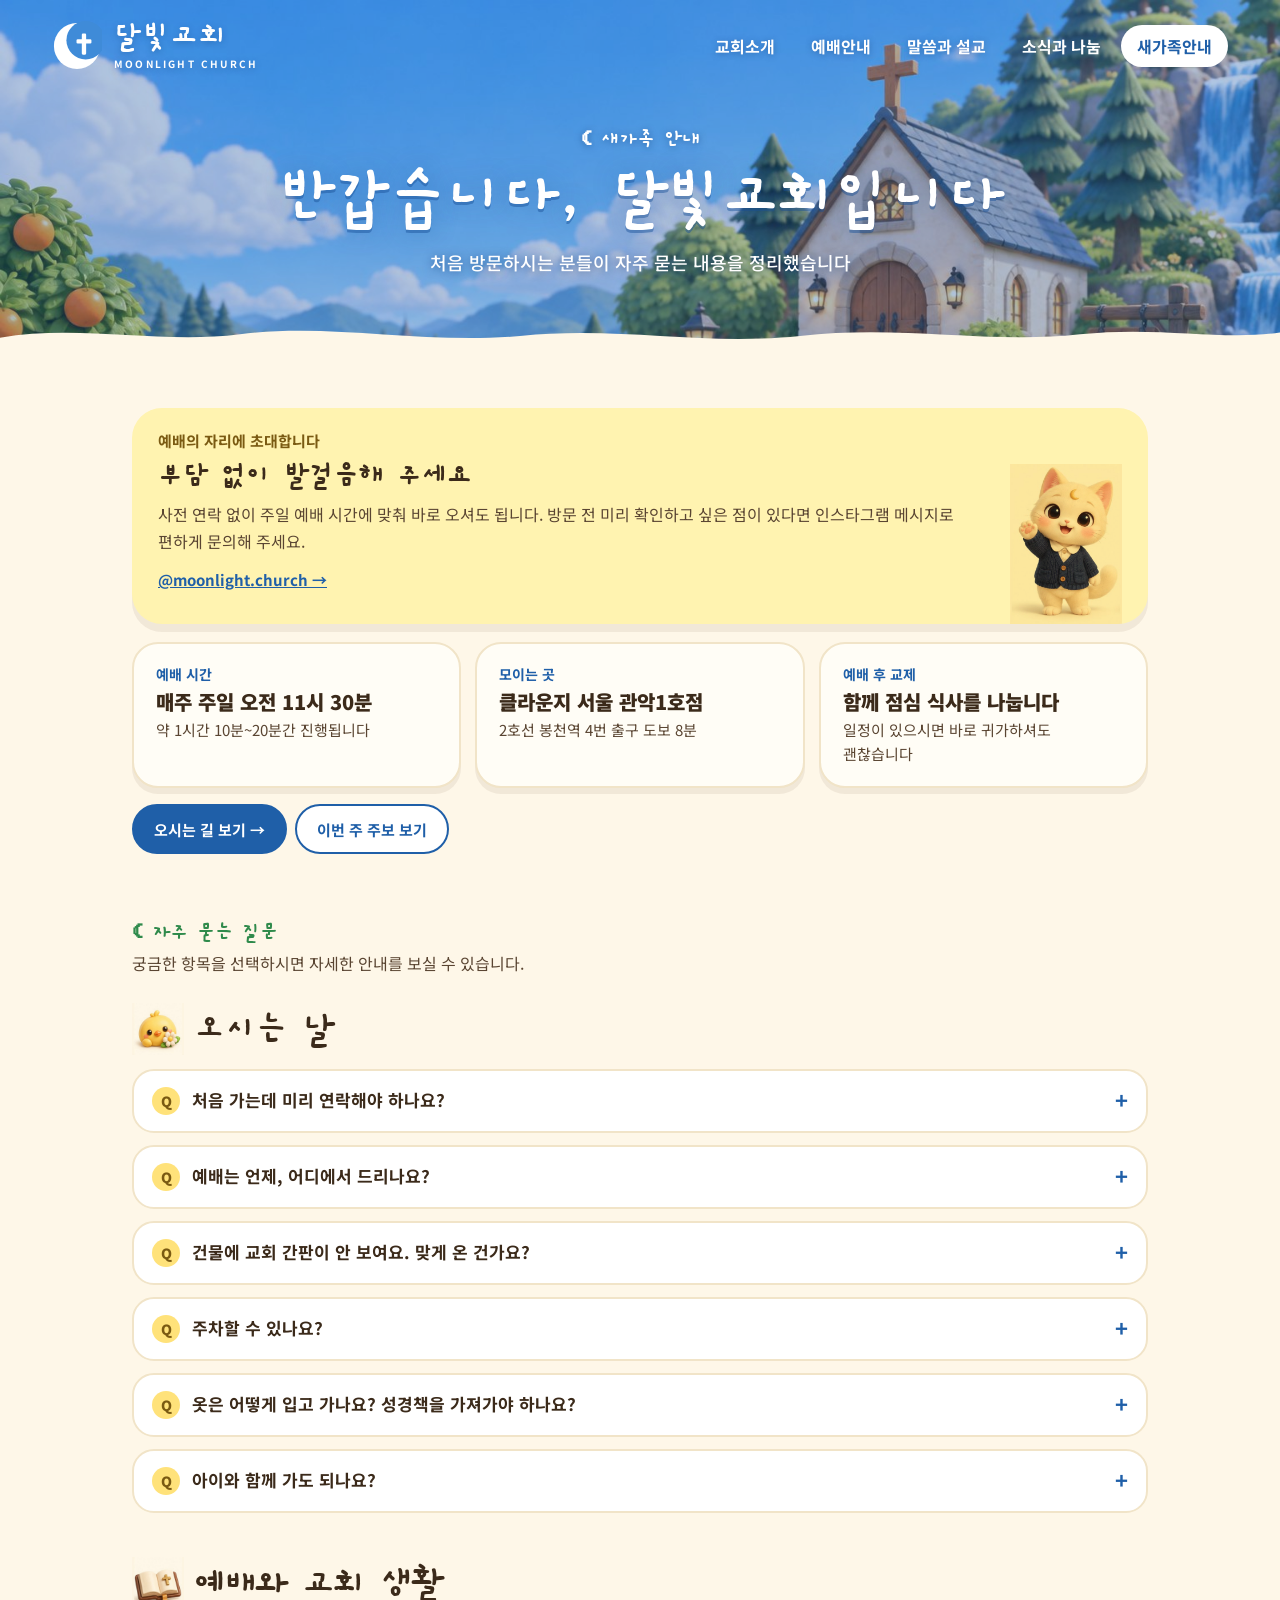
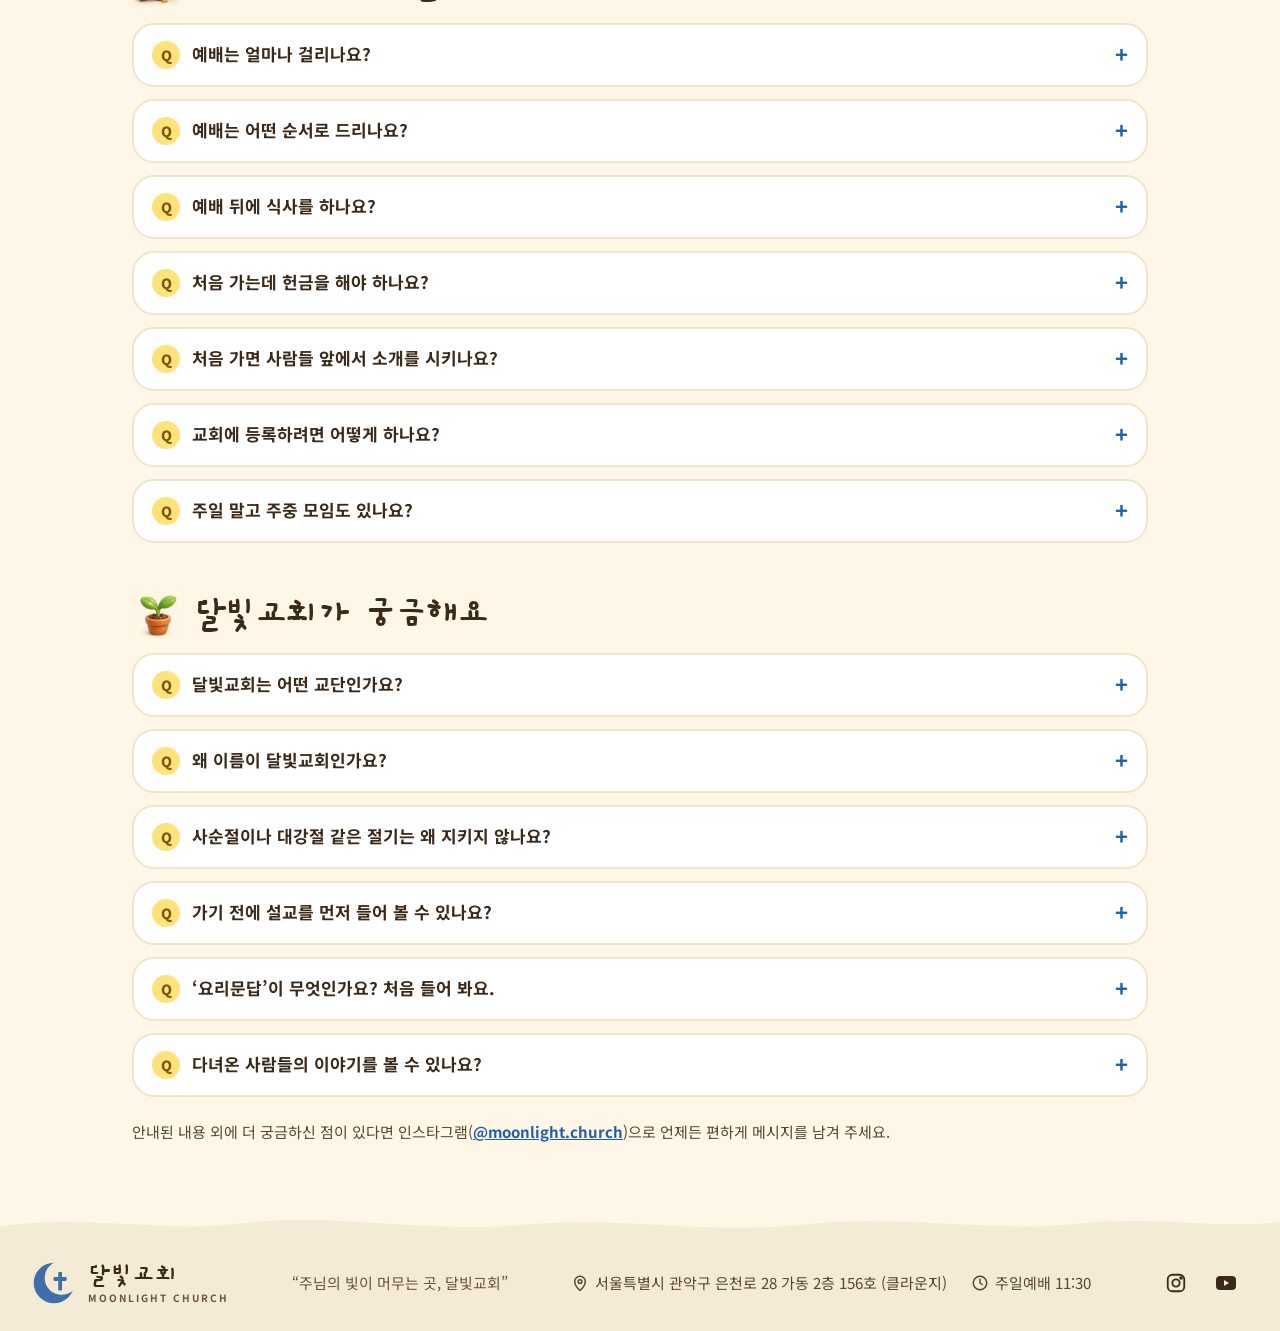
<file: newcomer.html>
<!doctype html>
<html lang="ko">
<head>
<meta charset="utf-8">
<meta name="viewport" content="width=device-width, initial-scale=1">
<title>새가족 안내·자주 묻는 질문 | 달빛교회</title>
<meta name="description" content="달빛교회에 처음 방문하시는 분들이 자주 묻는 내용을 정리했습니다. 주차, 예배 시간, 식사, 헌금, 등록 안내.">
<link rel="canonical" href="https://www.lightofmoon.org/newcomer.html">
<meta name="robots" content="index,follow">
<link rel="alternate" type="application/rss+xml" title="달빛교회" href="https://www.lightofmoon.org/rss.xml">
<meta property="og:type" content="website">
<meta property="og:locale" content="ko_KR">
<meta property="og:site_name" content="달빛교회">
<meta property="og:title" content="새가족 안내·자주 묻는 질문 | 달빛교회">
<meta property="og:description" content="달빛교회에 처음 방문하시는 분들이 자주 묻는 내용을 정리했습니다. 주차, 예배 시간, 식사, 헌금, 등록 안내.">
<meta property="og:url" content="https://www.lightofmoon.org/newcomer.html">
<meta property="og:image" content="https://www.lightofmoon.org/assets/img/hero.jpg">
<meta property="og:image:width" content="1536">
<meta property="og:image:height" content="864">
<meta name="twitter:card" content="summary_large_image">
<meta name="theme-color" content="#3F8BD8">
<link rel="icon" href="assets/img/favicon.svg" type="image/svg+xml">
<link rel="preconnect" href="https://fonts.googleapis.com">
<link rel="preconnect" href="https://fonts.gstatic.com" crossorigin>
<link href="https://fonts.googleapis.com/css2?family=Gaegu:wght@400;700&family=Noto+Sans+KR:wght@400;500;700;900&display=swap" rel="stylesheet">
<style>
body{margin:0;background:#FEF7E8;color:#3B2A1A;font-family:'Noto Sans KR','Apple SD Gothic Neo','Malgun Gothic',sans-serif;word-break:keep-all}
a{color:inherit}
a:focus-visible,button:focus-visible{outline:3px solid #1F5FA8;outline-offset:3px;border-radius:14px}
.nav a{text-decoration:none;padding:9px 16px;border-radius:999px;transition:background .2s}
.nav a:hover{background:rgba(255,255,255,.24)}
.lift{transition:transform .25s cubic-bezier(.3,1.4,.5,1),box-shadow .25s}
.lift:hover{transform:translateY(-6px)}
.btn{transition:transform .2s cubic-bezier(.3,1.4,.5,1)}
.btn:hover{transform:translateY(-3px)}
.idle{animation:idle 3.4s ease-in-out infinite}
.idle2{animation-delay:-1.4s}
.faq{display:grid;gap:12px}
.faq-item{background:#FFFFFF;border:2px solid #F1E4C8;border-radius:22px;overflow:hidden}
.faq-item summary{list-style:none;cursor:pointer;display:flex;gap:12px;align-items:flex-start;padding:16px 18px;font-weight:700;font-size:17px;line-height:1.5;color:#3B2A1A}
.faq-item summary::-webkit-details-marker{display:none}
.faq-item summary::after{content:"+";margin-left:auto;flex:none;font-size:22px;line-height:1.1;color:#1F5FA8}
.faq-item[open] summary::after{content:"−"}
.faq-item summary:focus-visible{outline:3px solid #1F5FA8;outline-offset:-3px;border-radius:20px}
.faq-q{flex:none;width:28px;height:28px;border-radius:50%;background:#FFE27A;color:#7A5A12;font-weight:900;font-size:14px;display:flex;align-items:center;justify-content:center}
.faq-a{padding:0 18px 18px 58px;font-size:16px;line-height:1.75;color:#4A3828}
@media (max-width:560px){.faq-a{padding-left:18px}}
.facts{grid-template-columns:repeat(3,minmax(0,1fr))}
@media (max-width:700px){.facts{grid-template-columns:1fr}}
.faq-group+.faq-group{margin-top:44px}
@media (max-width:560px){.hello-t{font-size:27px!important}.hello-img{width:84px!important}}
.nav-x{display:inline}
@media (max-width:640px){.nav{flex-wrap:nowrap!important;gap:0!important;justify-content:space-between;width:calc(100% + 32px);margin:0 -16px;font-size:3.25vw!important}.nav a{padding:10px 1.2vw!important;white-space:nowrap}.nav-x{display:none}}
@keyframes idle{0%,100%{transform:translateY(0)}50%{transform:translateY(-6px)}}
@media (prefers-reduced-motion:reduce){.idle{animation:none}.lift,.btn{transition:none}.lift:hover,.btn:hover{transform:none}}
</style>
<script type="application/ld+json">{"@context": "https://schema.org", "@type": "FAQPage", "mainEntity": [{"@type": "Question", "name": "처음 가는데 미리 연락해야 하나요?", "acceptedAnswer": {"@type": "Answer", "text": "별도의 사전 연락 없이도 주일 오전 11시 30분 예배 시간에 맞춰 오시면 됩니다. 다만 처음 방문하시는 길이라 미리 확인하고 싶은 사항이 있다면 인스타그램(@moonlight.church)으로 편하게 문의해 주세요."}}, {"@type": "Question", "name": "예배는 언제, 어디에서 드리나요?", "acceptedAnswer": {"@type": "Answer", "text": "매주 주일 오전 11시 30분, ‘클라운지 서울 관악1호점’(서울시 관악구 은천로 28, 봉일프라자 가동 2층 156호)에서 예배드립니다. 지하철 2호선 봉천역 4번 출구로 나오셔서 도보로 약 8분 거리입니다."}}, {"@type": "Question", "name": "건물에 교회 간판이 안 보여요. 맞게 온 건가요?", "acceptedAnswer": {"@type": "Answer", "text": "제대로 찾아오셨습니다. 달빛교회는 별도의 단독 예배당 대신, 주일마다 봉일프라자 2층에 위치한 라운지 공간 ‘클라운지’를 임대하여 예배합니다. 건물 외벽에 별도의 교회 간판이 걸려 있지 않으니, 예배안내 페이지의 ‘사진으로 보는 길’을 참고하여 2층 ‘CLOUNGE’ 표지판을 따라 들어오시면 됩니다."}}, {"@type": "Question", "name": "주차할 수 있나요?", "acceptedAnswer": {"@type": "Answer", "text": "봉일프라자 지하 주차장을 이용하실 수 있습니다. 교회에서 최초 1시간 무료 주차를 지원해 드리며, 이후 초과 시간은 개인 부담으로 정산됩니다. 주차비 부담을 줄이시려면 도보 10분 거리의 ‘보라매제1공영주차장’을 이용하실 수 있으나, 주말에는 만차인 경우가 종종 있어 여유 있게 오시는 편이 좋습니다."}}, {"@type": "Question", "name": "옷은 어떻게 입고 가나요? 성경책을 가져가야 하나요?", "acceptedAnswer": {"@type": "Answer", "text": "별도의 복장 규정은 없으니 평소 입으시는 단정하고 편안한 차림으로 오시면 됩니다. 개인 성경책(개역개정판)을 지참하시면 좋으며, 미처 챙기지 못하신 분들을 위해 현장에도 성경책이 비치되어 있습니다."}}, {"@type": "Question", "name": "아이와 함께 가도 되나요?", "acceptedAnswer": {"@type": "Answer", "text": "물론입니다. 달빛교회는 부모와 자녀가 한자리에서 함께 하나님을 예배하는 세대 통합 예배를 지향합니다. 아이가 예배 중에 조금 움직이거나 소리를 내더라도 교우들이 함께 배려하며 품으니 염려하지 않으셔도 됩니다. 미리 알려주시면 자녀의 눈높이에 맞춘 청소년용 설교문을 별도로 준비해 드립니다."}}, {"@type": "Question", "name": "예배는 얼마나 걸리나요?", "acceptedAnswer": {"@type": "Answer", "text": "주일 오전 예배는 보통 1시간 10분에서 20분 정도 소요됩니다."}}, {"@type": "Question", "name": "예배는 어떤 순서로 드리나요?", "acceptedAnswer": {"@type": "Answer", "text": "사람이 마음대로 만든 순서가 아니라 성경의 원리를 담은 개혁교회의 ‘예배모범’에 따라 경건하고 질서 있게 예배합니다. 이번 주 예배의 구체적인 순서와 성경 본문은 홈페이지의 주보를 통해 미리 확인하실 수 있습니다."}}, {"@type": "Question", "name": "예배 뒤에 식사를 하나요?", "acceptedAnswer": {"@type": "Answer", "text": "예배를 마친 뒤 같은 공간에 둘러앉아 함께 점심 식사를 나눕니다. 처음 오신 분도 편하게 식사하며 교제하실 수 있고, 개인 일정이 있으신 경우 식사 없이 바로 귀가하셔도 전혀 무방합니다."}}, {"@type": "Question", "name": "처음 가는데 헌금을 해야 하나요?", "acceptedAnswer": {"@type": "Answer", "text": "처음 방문하신 분께는 헌금을 권하지 않습니다. 헌금은 이미 교회의 일원이 되어 하나님의 은혜에 감사하는 성도들의 자발적인 고백이므로, 입구에 비치된 헌금함은 마음에 감동이 있을 때 자유롭게 이용하시면 됩니다."}}, {"@type": "Question", "name": "처음 가면 사람들 앞에서 소개를 시키나요?", "acceptedAnswer": {"@type": "Answer", "text": "방문자께서 낯선 자리에서 당황하시지 않도록 회중 앞에서 일으켜 세우거나 공개적으로 소개하는 순서는 갖지 않습니다. 사실 달빛교회 교우들 대부분도 조용하고 내향적인 성향이 많아 과한 환대보다는 차분한 배려를 선호합니다. 예배 후 목회자와 교우들이 자리로 조용히 찾아가 반갑게 인사를 건넵니다."}}, {"@type": "Question", "name": "교회에 등록하려면 어떻게 하나요?", "acceptedAnswer": {"@type": "Answer", "text": "달빛교회의 정식 교인으로 등록하시려면 교회가 무엇을 믿고 가르치는지 확인하는 새가족 교육 과정을 거치게 됩니다. 일방적인 강의가 아니라 방문자의 신앙 배경과 속도에 맞춰 일대일로 차근차근 진행하므로, 수료 기간은 개인마다 조금씩 유연하게 조율됩니다."}}, {"@type": "Question", "name": "주일 말고 주중 모임도 있나요?", "acceptedAnswer": {"@type": "Answer", "text": "교우들이 각자의 일터와 가정에서 성실히 살아갈 수 있도록 고정된 주중 정기 모임은 따로 두지 않습니다. 다만 새가족 교육이나 성경·교리 강독 모임은 필요한 분들이 모일 때 서로 일정을 조율하여 유동적으로 개설합니다."}}, {"@type": "Question", "name": "달빛교회는 어떤 교단인가요?", "acceptedAnswer": {"@type": "Answer", "text": "대한예수교장로회에 소속된 정통 개혁교회입니다. 종교개혁의 유산을 집대성한 ‘웨스트민스터 표준문서’를 신앙의 기준으로 삼아 성경을 바르게 배우고 가르칩니다."}}, {"@type": "Question", "name": "왜 이름이 달빛교회인가요?", "acceptedAnswer": {"@type": "Answer", "text": "스스로 빛을 내지 못하고 오직 태양의 빛을 반사하는 달처럼, 교회 역시 인간의 지혜나 능력이 아니라 오직 그리스도와 성경 말씀의 빛만을 받아 세상에 비추어야 한다는 신앙고백을 담았습니다."}}, {"@type": "Question", "name": "사순절이나 대강절 같은 절기는 왜 지키지 않나요?", "acceptedAnswer": {"@type": "Answer", "text": "하나님께서 성경에 명하지 않으신 인간적인 전통이나 의식은 예배에 더하지 않는다는 개혁주의 ‘예배의 규정적 원리’를 따르기 때문입니다. 성경에 근거가 없는 교회력 절기를 따로 지키는 대신, 그리스도의 부활을 기념하는 매주 주일 예배를 온전하고 경건하게 드리는 일에 집중합니다."}}, {"@type": "Question", "name": "가기 전에 설교를 먼저 들어 볼 수 있나요?", "acceptedAnswer": {"@type": "Answer", "text": "네, 방문하시기 전에 교회의 신학적 방향과 설교 분위기를 미리 살펴보실 수 있도록 홈페이지 ‘말씀과 설교’ 메뉴에 최근 주일 설교 영상과 청소년 설교문을 게시해 두었습니다."}}, {"@type": "Question", "name": "‘요리문답’이 무엇인가요? 처음 들어 봐요.", "acceptedAnswer": {"@type": "Answer", "text": "“사람의 제일 되는 목적은 무엇입니까?”와 같이 핵심적인 질문과 간명한 답변을 주고받으며 기독교 진리의 뼈대를 체계적으로 배우는 전통적인 교리 문답서입니다. 달빛교회는 주일 강단과 성경 공부를 통해 이 문답을 깊이 가르치며, 개인적으로도 대요리문답 원문과 해설을 대조하며 공부하실 수 있도록 전용 웹 앱을 제작해 무료로 제공하고 있습니다."}}, {"@type": "Question", "name": "다녀온 사람들의 이야기를 볼 수 있나요?", "acceptedAnswer": {"@type": "Answer", "text": "네, 교우들이 주일 설교와 교리 공부를 통해 깨달은 은혜와 신앙의 고민을 직접 기록한 글들이 ‘소식과 나눔’ 게시판에 모여 있습니다."}}]}</script>
</head>
<body>
<div id="top" style="background:#FEF7E8">
  <div style="position:relative;overflow:hidden;background:#4E9BE3">
    <img src="assets/img/hero.jpg" alt="" style="position:absolute;inset:0;width:100%;height:100%;object-fit:cover;object-position:30% 0%;display:block">
    <div aria-hidden="true" style="position:absolute;inset:0;background:rgba(24,86,170,.34)"></div>
    <div style="position:relative;max-width:1240px;margin:0 auto;padding:20px 32px;display:flex;flex-wrap:wrap;align-items:center;justify-content:space-between;gap:12px 32px;box-sizing:border-box">
      <a href="./" style="display:flex;align-items:center;gap:12px;text-decoration:none;color:#FFFFFF">
        <svg aria-hidden="true" width="50" height="50" viewBox="0 0 52 52"><circle cx="26" cy="26" r="24" fill="#FFFFFF"/><circle cx="35" cy="20" r="20" fill="#3F8BD8"/><rect x="31" y="13" width="4.5" height="22" rx="1.2" fill="#FFFFFF"/><rect x="25.5" y="19" width="15.5" height="4.5" rx="1.2" fill="#FFFFFF"/></svg>
        <span style="display:block;text-shadow:0 2px 6px rgba(20,60,120,.35)"><span style="display:block;font-family:'Gaegu',sans-serif;font-weight:700;font-size:32px;line-height:1;letter-spacing:.08em">달빛교회</span><span style="display:block;margin-top:4px;font-size:10px;font-weight:700;letter-spacing:.22em">MOONLIGHT CHURCH</span></span>
      </a>
      <nav class="nav" aria-label="주 메뉴" style="display:flex;flex-wrap:wrap;align-items:center;gap:4px;font-size:16px;font-weight:700;color:#FFFFFF;text-shadow:0 1px 6px rgba(20,60,120,.45)">
        <a href="about.html">교회소개</a>
        <a href="worship.html">예배안내</a>
        <a href="sermon.html">말씀과 설교</a>
        <a href="news.html">소식과 나눔</a>
        <a href="newcomer.html" aria-current="page" style="background:#FFFFFF;color:#1F5FA8;text-shadow:none">새가족<span class="nav-x">안내</span></a>
      </nav>
    </div>
    <div style="position:relative;max-width:1240px;margin:0 auto;padding:34px 32px 74px;box-sizing:border-box;text-align:center;color:#FFFFFF">
      <div style="font-family:'Gaegu',sans-serif;font-weight:700;font-size:22px;text-shadow:0 1px 6px rgba(20,60,120,.5)">☾ 새가족 안내</div>
      <h1 style="margin:4px 0 0;font-family:'Gaegu',sans-serif;font-weight:700;font-size:clamp(44px,5.4vw,68px);line-height:1.15;text-shadow:0 3px 0 rgba(24,80,150,.45),0 0 24px rgba(24,80,150,.35)">반갑습니다, 달빛교회입니다</h1>
      <p style="margin:12px auto 0;max-width:34em;font-size:18px;font-weight:500;line-height:1.7;text-shadow:0 1px 8px rgba(20,60,120,.65)">처음 방문하시는 분들이 자주 묻는 내용을 정리했습니다</p>
    </div>
    <svg aria-hidden="true" viewBox="0 0 1280 40" preserveAspectRatio="none" style="position:absolute;left:0;bottom:-1px;display:block;width:100%;height:34px"><path d="M0 40 L0 22 C80 6 160 30 240 18 C330 4 420 30 520 20 C620 8 700 32 800 20 C900 6 990 30 1080 18 C1160 8 1220 26 1280 16 L1280 40 Z" fill="#FEF7E8"/></svg>
  </div>

  <div style="max-width:1080px;margin:0 auto;padding:56px 32px 0;box-sizing:border-box">
    <div style="background:#FFF3B0;border-radius:30px;padding:22px 26px 0;box-shadow:0 8px 0 rgba(90,60,30,.08);display:flex;gap:10px;align-items:flex-end;overflow:hidden">
      <div style="flex:1;min-width:0;padding-bottom:26px">
        <div style="font-weight:700;font-size:15px;color:#7A5A12">예배의 자리에 초대합니다</div>
        <div class="hello-t" style="margin-top:6px;font-family:'Gaegu',sans-serif;font-weight:700;font-size:30px;line-height:1.2">부담 없이 발걸음해 주세요</div>
        <p style="margin:8px 0 0;font-size:16px;line-height:1.7;color:#5A4532">사전 연락 없이 주일 예배 시간에 맞춰 바로 오셔도 됩니다. 방문 전 미리 확인하고 싶은 점이 있다면 인스타그램 메시지로 편하게 문의해 주세요.</p>
        <a href="https://www.instagram.com/moonlight.church/" target="_blank" rel="noopener noreferrer" style="display:inline-block;margin-top:6px;padding:8px 0;font-weight:700;font-size:15px;color:#1F5FA8">@moonlight.church →</a>
      </div>
      <img class="idle hello-img" src="assets/img/dali-hello.jpg" alt="손을 흔들며 인사하는 고양이 달이" style="flex:none;width:112px;aspect-ratio:392/560;object-fit:cover;mix-blend-mode:multiply;display:block">
    </div>

    <div class="facts" style="margin-top:18px;display:grid;gap:14px">
      <div style="background:#FFFDF6;border-radius:26px;padding:20px 22px;box-shadow:0 6px 0 rgba(90,60,30,.08);border:2px solid #F1E4C8">
        <div style="font-weight:700;font-size:14px;color:#1F5FA8">예배 시간</div>
        <div style="margin-top:4px;font-size:20px;font-weight:900;line-height:1.4">매주 주일 오전 11시 30분</div>
        <div style="margin-top:2px;font-size:15px;line-height:1.6;color:#5A4532">약 1시간 10분~20분간 진행됩니다</div>
      </div>
      <div style="background:#FFFDF6;border-radius:26px;padding:20px 22px;box-shadow:0 6px 0 rgba(90,60,30,.08);border:2px solid #F1E4C8">
        <div style="font-weight:700;font-size:14px;color:#1F5FA8">모이는 곳</div>
        <div style="margin-top:4px;font-size:20px;font-weight:900;line-height:1.4">클라운지 서울 관악1호점</div>
        <div style="margin-top:2px;font-size:15px;line-height:1.6;color:#5A4532">2호선 봉천역 4번 출구 도보 8분</div>
      </div>
      <div style="background:#FFFDF6;border-radius:26px;padding:20px 22px;box-shadow:0 6px 0 rgba(90,60,30,.08);border:2px solid #F1E4C8">
        <div style="font-weight:700;font-size:14px;color:#1F5FA8">예배 후 교제</div>
        <div style="margin-top:4px;font-size:20px;font-weight:900;line-height:1.4">함께 점심 식사를 나눕니다</div>
        <div style="margin-top:2px;font-size:15px;line-height:1.6;color:#5A4532">일정이 있으시면 바로 귀가하셔도 괜찮습니다</div>
      </div>
    </div>
    <div style="margin-top:16px;display:flex;flex-wrap:wrap;gap:8px">
      <a class="btn" href="worship.html" style="display:inline-flex;align-items:center;justify-content:center;gap:8px;min-height:46px;padding:0 20px;border-radius:999px;font-weight:700;font-size:15px;text-decoration:none;border:2px solid #1F5FA8;background:#1F5FA8;color:#FFFFFF">오시는 길 보기 →</a>
      <a class="btn" href="news.html#bulletin-latest" style="display:inline-flex;align-items:center;justify-content:center;gap:8px;min-height:46px;padding:0 20px;border-radius:999px;font-weight:700;font-size:15px;text-decoration:none;border:2px solid #1F5FA8;background:#FFFFFF;color:#1F5FA8">이번 주 주보 보기</a>
    </div>

    <div id="faq" style="margin-top:64px">
      <div style="font-family:'Gaegu',sans-serif;font-weight:700;font-size:22px;color:#2F8A4B">☾ 자주 묻는 질문</div>
      <p style="margin:4px 0 26px;font-size:16px;line-height:1.7;color:#5A4532">궁금한 항목을 선택하시면 자세한 안내를 보실 수 있습니다.</p>
      <div class="faq-group">
        <h2 style="margin:0;display:flex;align-items:center;gap:10px;font-family:'Gaegu',sans-serif;font-weight:700;font-size:clamp(30px,3.6vw,38px);line-height:1.2"><img src="assets/img/icon-chick.jpg" alt="" width="52" height="52" style="width:52px;height:52px;mix-blend-mode:multiply">오시는 날</h2>
        <div class="faq" style="margin-top:14px">
          <details class="faq-item">
            <summary><span class="faq-q" aria-hidden="true">Q</span><span>처음 가는데 미리 연락해야 하나요?</span></summary>
            <div class="faq-a">별도의 사전 연락 없이도 주일 오전 11시 30분 예배 시간에 맞춰 오시면 됩니다. 다만 처음 방문하시는 길이라 미리 확인하고 싶은 사항이 있다면 인스타그램(@moonlight.church)으로 편하게 문의해 주세요.</div>
          </details>
          <details class="faq-item">
            <summary><span class="faq-q" aria-hidden="true">Q</span><span>예배는 언제, 어디에서 드리나요?</span></summary>
            <div class="faq-a">매주 주일 오전 11시 30분, ‘클라운지 서울 관악1호점’(서울시 관악구 은천로 28, 봉일프라자 가동 2층 156호)에서 예배드립니다. 지하철 2호선 봉천역 4번 출구로 나오셔서 도보로 약 8분 거리입니다.</div>
          </details>
          <details class="faq-item">
            <summary><span class="faq-q" aria-hidden="true">Q</span><span>건물에 교회 간판이 안 보여요. 맞게 온 건가요?</span></summary>
            <div class="faq-a">제대로 찾아오셨습니다. 달빛교회는 별도의 단독 예배당 대신, 주일마다 봉일프라자 2층에 위치한 라운지 공간 ‘클라운지’를 임대하여 예배합니다. 건물 외벽에 별도의 교회 간판이 걸려 있지 않으니, <a href="worship.html#way" style="color:#1F5FA8;font-weight:700">예배안내 페이지의 ‘사진으로 보는 길’</a>을 참고하여 2층 ‘CLOUNGE’ 표지판을 따라 들어오시면 됩니다.</div>
          </details>
          <details class="faq-item">
            <summary><span class="faq-q" aria-hidden="true">Q</span><span>주차할 수 있나요?</span></summary>
            <div class="faq-a">봉일프라자 지하 주차장을 이용하실 수 있습니다. 교회에서 최초 1시간 무료 주차를 지원해 드리며, 이후 초과 시간은 개인 부담으로 정산됩니다. 주차비 부담을 줄이시려면 도보 10분 거리의 ‘보라매제1공영주차장’을 이용하실 수 있으나, 주말에는 만차인 경우가 종종 있어 여유 있게 오시는 편이 좋습니다.</div>
          </details>
          <details class="faq-item">
            <summary><span class="faq-q" aria-hidden="true">Q</span><span>옷은 어떻게 입고 가나요? 성경책을 가져가야 하나요?</span></summary>
            <div class="faq-a">별도의 복장 규정은 없으니 평소 입으시는 단정하고 편안한 차림으로 오시면 됩니다. 개인 성경책(개역개정판)을 지참하시면 좋으며, 미처 챙기지 못하신 분들을 위해 현장에도 성경책이 비치되어 있습니다.</div>
          </details>
          <details class="faq-item">
            <summary><span class="faq-q" aria-hidden="true">Q</span><span>아이와 함께 가도 되나요?</span></summary>
            <div class="faq-a">물론입니다. 달빛교회는 부모와 자녀가 한자리에서 함께 하나님을 예배하는 세대 통합 예배를 지향합니다. 아이가 예배 중에 조금 움직이거나 소리를 내더라도 교우들이 함께 배려하며 품으니 염려하지 않으셔도 됩니다. 미리 알려주시면 자녀의 눈높이에 맞춘 청소년용 설교문을 별도로 준비해 드립니다.</div>
          </details>
        </div>
      </div>
      <div class="faq-group">
        <h2 style="margin:0;display:flex;align-items:center;gap:10px;font-family:'Gaegu',sans-serif;font-weight:700;font-size:clamp(30px,3.6vw,38px);line-height:1.2"><img src="assets/img/icon-bible.jpg" alt="" width="52" height="52" style="width:52px;height:52px;mix-blend-mode:multiply">예배와 교회 생활</h2>
        <div class="faq" style="margin-top:14px">
          <details class="faq-item">
            <summary><span class="faq-q" aria-hidden="true">Q</span><span>예배는 얼마나 걸리나요?</span></summary>
            <div class="faq-a">주일 오전 예배는 보통 1시간 10분에서 20분 정도 소요됩니다.</div>
          </details>
          <details class="faq-item">
            <summary><span class="faq-q" aria-hidden="true">Q</span><span>예배는 어떤 순서로 드리나요?</span></summary>
            <div class="faq-a">사람이 마음대로 만든 순서가 아니라 성경의 원리를 담은 개혁교회의 ‘예배모범’에 따라 경건하고 질서 있게 예배합니다. 이번 주 예배의 구체적인 순서와 성경 본문은 홈페이지의 주보를 통해 미리 확인하실 수 있습니다.<div style="margin-top:8px"><a href="news.html#bulletin-latest" style="color:#1F5FA8;font-weight:700">주보 보기 →</a></div></div>
          </details>
          <details class="faq-item">
            <summary><span class="faq-q" aria-hidden="true">Q</span><span>예배 뒤에 식사를 하나요?</span></summary>
            <div class="faq-a">예배를 마친 뒤 같은 공간에 둘러앉아 함께 점심 식사를 나눕니다. 처음 오신 분도 편하게 식사하며 교제하실 수 있고, 개인 일정이 있으신 경우 식사 없이 바로 귀가하셔도 전혀 무방합니다.</div>
          </details>
          <details class="faq-item">
            <summary><span class="faq-q" aria-hidden="true">Q</span><span>처음 가는데 헌금을 해야 하나요?</span></summary>
            <div class="faq-a">처음 방문하신 분께는 헌금을 권하지 않습니다. 헌금은 이미 교회의 일원이 되어 하나님의 은혜에 감사하는 성도들의 자발적인 고백이므로, 입구에 비치된 헌금함은 마음에 감동이 있을 때 자유롭게 이용하시면 됩니다.</div>
          </details>
          <details class="faq-item">
            <summary><span class="faq-q" aria-hidden="true">Q</span><span>처음 가면 사람들 앞에서 소개를 시키나요?</span></summary>
            <div class="faq-a">방문자께서 낯선 자리에서 당황하시지 않도록 회중 앞에서 일으켜 세우거나 공개적으로 소개하는 순서는 갖지 않습니다. 사실 달빛교회 교우들 대부분도 조용하고 내향적인 성향이 많아 과한 환대보다는 차분한 배려를 선호합니다. 예배 후 목회자와 교우들이 자리로 조용히 찾아가 반갑게 인사를 건넵니다.</div>
          </details>
          <details class="faq-item">
            <summary><span class="faq-q" aria-hidden="true">Q</span><span>교회에 등록하려면 어떻게 하나요?</span></summary>
            <div class="faq-a">달빛교회의 정식 교인으로 등록하시려면 교회가 무엇을 믿고 가르치는지 확인하는 새가족 교육 과정을 거치게 됩니다. 일방적인 강의가 아니라 방문자의 신앙 배경과 속도에 맞춰 일대일로 차근차근 진행하므로, 수료 기간은 개인마다 조금씩 유연하게 조율됩니다.</div>
          </details>
          <details class="faq-item">
            <summary><span class="faq-q" aria-hidden="true">Q</span><span>주일 말고 주중 모임도 있나요?</span></summary>
            <div class="faq-a">교우들이 각자의 일터와 가정에서 성실히 살아갈 수 있도록 고정된 주중 정기 모임은 따로 두지 않습니다. 다만 새가족 교육이나 성경·교리 강독 모임은 필요한 분들이 모일 때 서로 일정을 조율하여 유동적으로 개설합니다.</div>
          </details>
        </div>
      </div>
      <div class="faq-group">
        <h2 style="margin:0;display:flex;align-items:center;gap:10px;font-family:'Gaegu',sans-serif;font-weight:700;font-size:clamp(30px,3.6vw,38px);line-height:1.2"><img src="assets/img/icon-sprout.jpg" alt="" width="52" height="52" style="width:52px;height:52px;mix-blend-mode:multiply">달빛교회가 궁금해요</h2>
        <div class="faq" style="margin-top:14px">
          <details class="faq-item">
            <summary><span class="faq-q" aria-hidden="true">Q</span><span>달빛교회는 어떤 교단인가요?</span></summary>
            <div class="faq-a">대한예수교장로회에 소속된 정통 개혁교회입니다. 종교개혁의 유산을 집대성한 ‘웨스트민스터 표준문서’를 신앙의 기준으로 삼아 성경을 바르게 배우고 가르칩니다.<div style="margin-top:8px"><a href="about.html" style="color:#1F5FA8;font-weight:700">교회소개 자세히 보기 →</a></div></div>
          </details>
          <details class="faq-item">
            <summary><span class="faq-q" aria-hidden="true">Q</span><span>왜 이름이 달빛교회인가요?</span></summary>
            <div class="faq-a">스스로 빛을 내지 못하고 오직 태양의 빛을 반사하는 달처럼, 교회 역시 인간의 지혜나 능력이 아니라 오직 그리스도와 성경 말씀의 빛만을 받아 세상에 비추어야 한다는 신앙고백을 담았습니다.</div>
          </details>
          <details class="faq-item">
            <summary><span class="faq-q" aria-hidden="true">Q</span><span>사순절이나 대강절 같은 절기는 왜 지키지 않나요?</span></summary>
            <div class="faq-a">하나님께서 성경에 명하지 않으신 인간적인 전통이나 의식은 예배에 더하지 않는다는 개혁주의 ‘예배의 규정적 원리’를 따르기 때문입니다. 성경에 근거가 없는 교회력 절기를 따로 지키는 대신, 그리스도의 부활을 기념하는 매주 주일 예배를 온전하고 경건하게 드리는 일에 집중합니다.</div>
          </details>
          <details class="faq-item">
            <summary><span class="faq-q" aria-hidden="true">Q</span><span>가기 전에 설교를 먼저 들어 볼 수 있나요?</span></summary>
            <div class="faq-a">네, 방문하시기 전에 교회의 신학적 방향과 설교 분위기를 미리 살펴보실 수 있도록 홈페이지 ‘말씀과 설교’ 메뉴에 최근 주일 설교 영상과 청소년 설교문을 게시해 두었습니다.<div style="margin-top:8px"><a href="sermon.html" style="color:#1F5FA8;font-weight:700">말씀과 설교 보기 →</a></div></div>
          </details>
          <details class="faq-item">
            <summary><span class="faq-q" aria-hidden="true">Q</span><span>‘요리문답’이 무엇인가요? 처음 들어 봐요.</span></summary>
            <div class="faq-a">“사람의 제일 되는 목적은 무엇입니까?”와 같이 핵심적인 질문과 간명한 답변을 주고받으며 기독교 진리의 뼈대를 체계적으로 배우는 전통적인 교리 문답서입니다. 달빛교회는 주일 강단과 성경 공부를 통해 이 문답을 깊이 가르치며, 개인적으로도 대요리문답 원문과 해설을 대조하며 공부하실 수 있도록 전용 웹 앱을 제작해 무료로 제공하고 있습니다.<div style="margin-top:8px"><a href="https://wlcmoonlight.vercel.app/" style="color:#1F5FA8;font-weight:700">대요리문답 공부 앱 열기 →</a></div></div>
          </details>
          <details class="faq-item">
            <summary><span class="faq-q" aria-hidden="true">Q</span><span>다녀온 사람들의 이야기를 볼 수 있나요?</span></summary>
            <div class="faq-a">네, 교우들이 주일 설교와 교리 공부를 통해 깨달은 은혜와 신앙의 고민을 직접 기록한 글들이 ‘소식과 나눔’ 게시판에 모여 있습니다.<div style="margin-top:8px"><a href="news.html#board" style="color:#1F5FA8;font-weight:700">후기 읽기 →</a></div></div>
          </details>
        </div>
      </div>
      <p style="margin:22px 0 64px;font-size:15px;line-height:1.7;color:#5A4532">안내된 내용 외에 더 궁금하신 점이 있다면 인스타그램(<a href="https://www.instagram.com/moonlight.church/" target="_blank" rel="noopener noreferrer" style="color:#1F5FA8;font-weight:700">@moonlight.church</a>)으로 언제든 편하게 메시지를 남겨 주세요.</p>
    </div>
  </div>

  <!-- 바닥 띠 -->
  <svg aria-hidden="true" viewBox="0 0 1280 40" preserveAspectRatio="none" style="display:block;width:100%;height:32px"><path d="M0 40 L0 22 C80 6 160 30 240 18 C330 4 420 30 520 20 C620 8 700 32 800 20 C900 6 990 30 1080 18 C1160 8 1220 26 1280 16 L1280 40 Z" fill="#F4EBD6"/></svg>
  <div style="background:#F4EBD6;padding:20px 32px 26px">
    <div style="max-width:1220px;margin:0 auto;display:flex;flex-wrap:wrap;align-items:center;justify-content:space-between;gap:14px 32px">
      <div style="display:flex;align-items:center;gap:12px">
        <svg aria-hidden="true" width="44" height="44" viewBox="0 0 52 52"><circle cx="26" cy="26" r="24" fill="#3F6FA8"/><circle cx="35" cy="20" r="20" fill="#F4EBD6"/><rect x="31" y="13" width="4.5" height="22" rx="1.2" fill="#3F6FA8"/><rect x="25.5" y="19" width="15.5" height="4.5" rx="1.2" fill="#3F6FA8"/></svg>
        <span style="display:block"><span style="display:block;font-family:'Gaegu',sans-serif;font-weight:700;font-size:26px;line-height:1;letter-spacing:.06em">달빛교회</span><span style="display:block;margin-top:3px;font-size:10px;font-weight:700;letter-spacing:.2em;color:#6B5340">MOONLIGHT CHURCH</span></span>
      </div>
      <div style="font-size:15px;color:#6B5340">“주님의 빛이 머무는 곳, 달빛교회”</div>
      <div style="display:flex;flex-wrap:wrap;align-items:center;gap:8px 24px;font-size:15px;color:#5A4532">
        <span style="display:inline-flex;align-items:center;gap:6px"><svg aria-hidden="true" width="18" height="18" viewBox="0 0 24 24" fill="none" stroke="currentColor" stroke-width="2" stroke-linecap="round" stroke-linejoin="round"><path d="M12 22s7-6.2 7-12a7 7 0 0 0-14 0c0 5.8 7 12 7 12z"/><circle cx="12" cy="10" r="2.5"/></svg>서울특별시 관악구 은천로 28 가동 2층 156호 (클라운지)</span>
        <span style="display:inline-flex;align-items:center;gap:6px"><svg aria-hidden="true" width="18" height="18" viewBox="0 0 24 24" fill="none" stroke="currentColor" stroke-width="2" stroke-linecap="round" stroke-linejoin="round"><circle cx="12" cy="12" r="9"/><path d="M12 7v5l3 2"/></svg>주일예배 11:30</span>
      </div>
      <div style="display:flex;gap:6px">
        <a href="https://www.instagram.com/moonlight.church/" target="_blank" rel="noopener noreferrer" aria-label="달빛교회 인스타그램 (새 창)" style="display:inline-flex;align-items:center;justify-content:center;width:44px;height:44px;border-radius:12px;color:#3B2A1A"><svg aria-hidden="true" width="22" height="22" viewBox="0 0 24 24" fill="none" stroke="currentColor" stroke-width="2"><rect x="3" y="3" width="18" height="18" rx="5"/><circle cx="12" cy="12" r="4"/><circle cx="17.5" cy="6.5" r="1" fill="currentColor"/></svg></a>
        <a href="https://www.youtube.com/@%EB%8B%AC%EB%B9%9B%EA%B5%90%ED%9A%8C" target="_blank" rel="noopener noreferrer" aria-label="달빛교회 유튜브 채널 (새 창)" style="display:inline-flex;align-items:center;justify-content:center;width:44px;height:44px;border-radius:12px;color:#3B2A1A"><svg aria-hidden="true" width="24" height="24" viewBox="0 0 24 24"><rect x="2" y="5" width="20" height="14" rx="4" fill="currentColor"/><path d="M10 9l5 3-5 3z" fill="#F4EBD6"/></svg></a>
      </div>
    </div>
  </div>
</div>
<script src="assets/js/site.js?v=20261128a" defer></script>
</body>
</html>
</file>
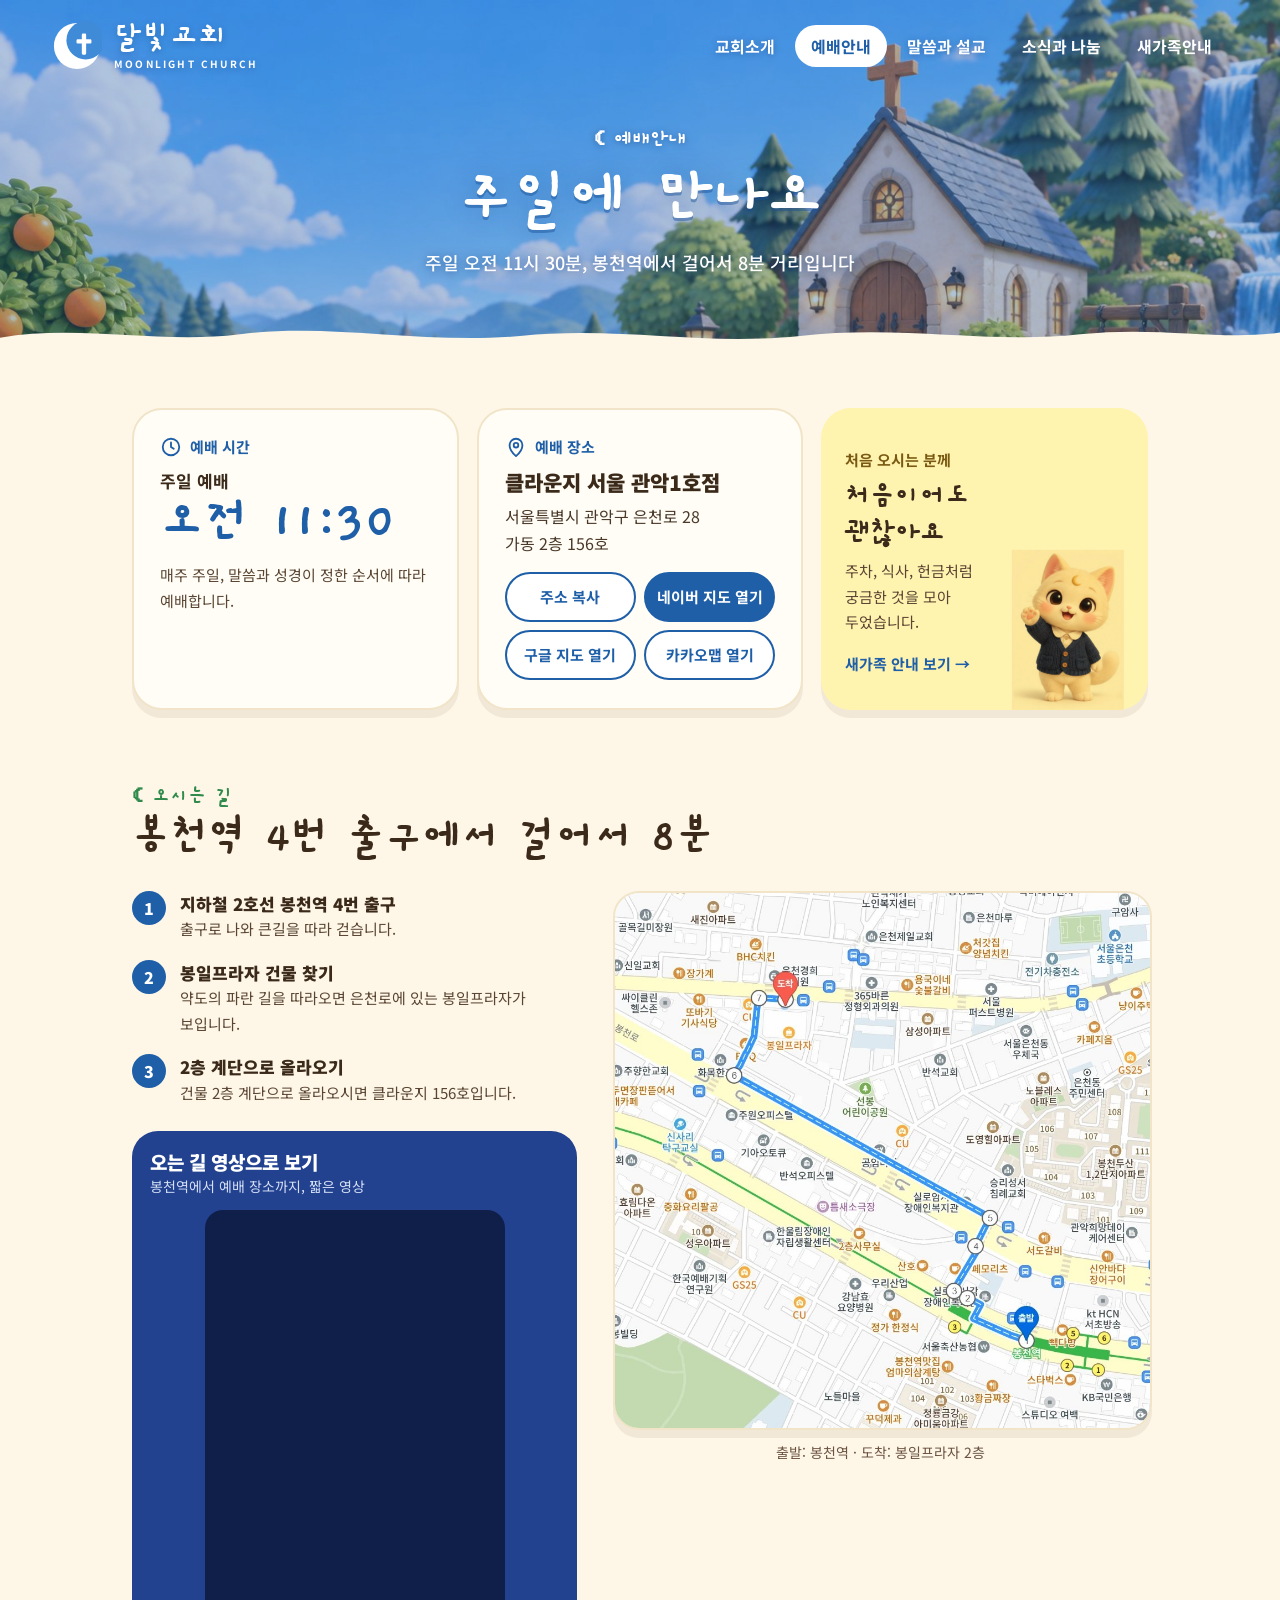
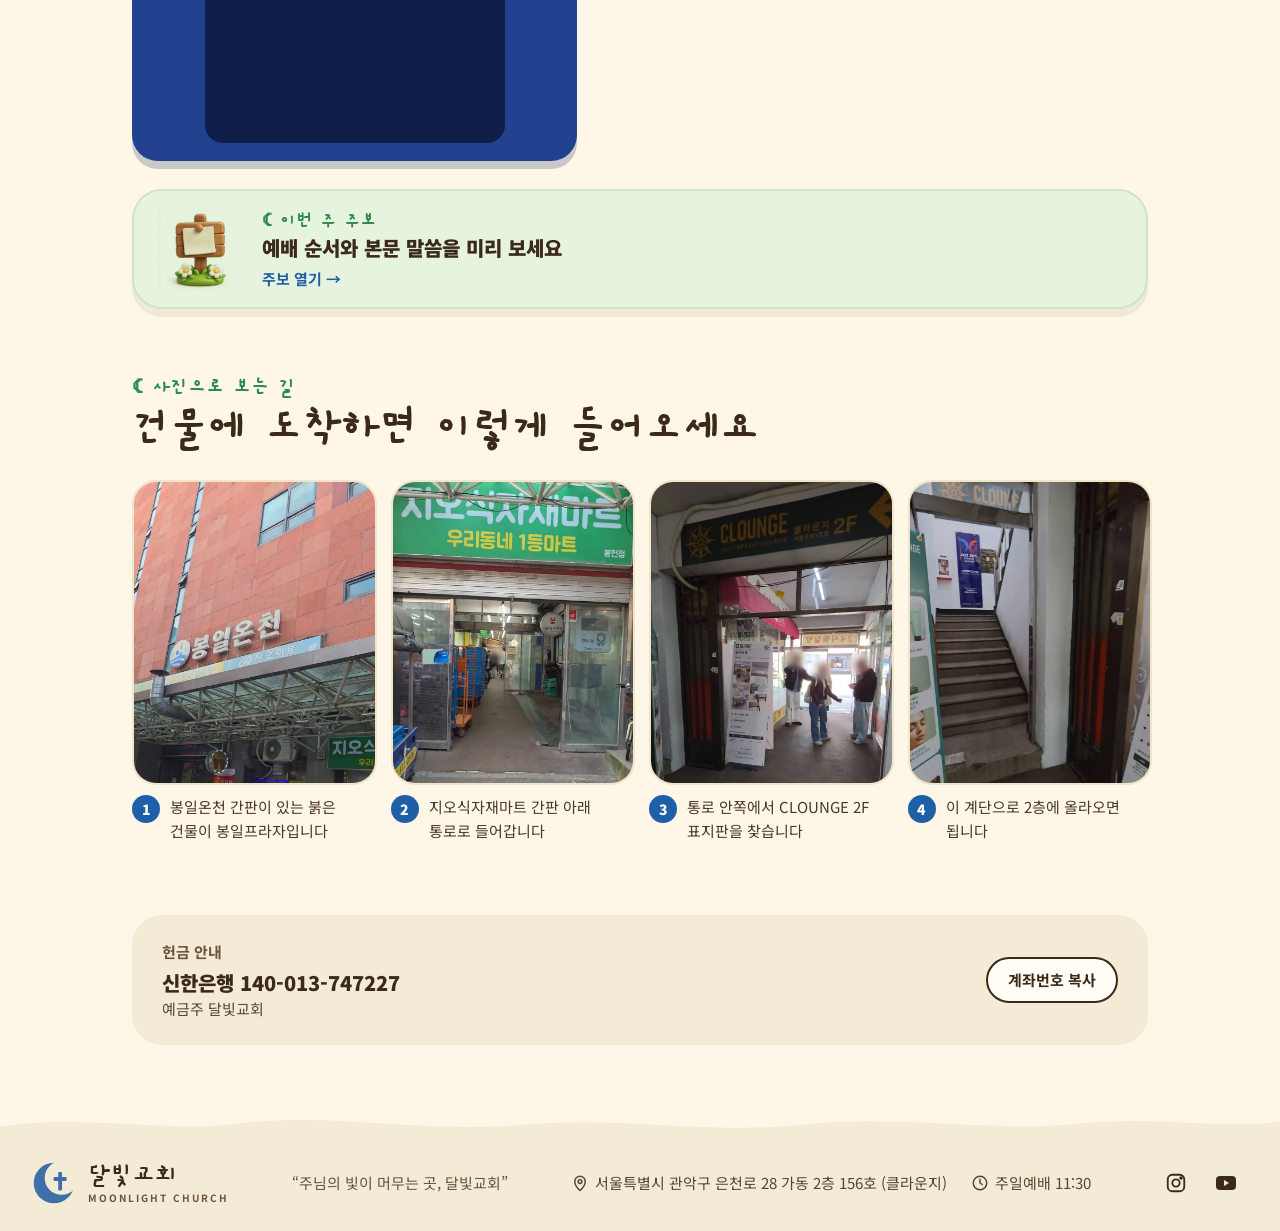
<file: worship.html>
<!doctype html>
<html lang="ko">
<head>
<meta charset="utf-8">
<meta name="viewport" content="width=device-width, initial-scale=1">
<title>예배안내·오시는 길 | 달빛교회</title>
<meta name="description" content="달빛교회 주일 예배는 오전 11시 30분입니다. 서울 관악구 은천로 28 가동 2층 156호(클라운지), 2호선 봉천역 4번 출구에서 걸어서 8분.">
<link rel="canonical" href="https://www.lightofmoon.org/worship.html">
<meta name="robots" content="index,follow">
<link rel="alternate" type="application/rss+xml" title="달빛교회" href="https://www.lightofmoon.org/rss.xml">
<meta property="og:type" content="website">
<meta property="og:locale" content="ko_KR">
<meta property="og:site_name" content="달빛교회">
<meta property="og:title" content="예배안내·오시는 길 | 달빛교회">
<meta property="og:description" content="달빛교회 주일 예배는 오전 11시 30분입니다. 서울 관악구 은천로 28 가동 2층 156호(클라운지), 2호선 봉천역 4번 출구에서 걸어서 8분.">
<meta property="og:url" content="https://www.lightofmoon.org/worship.html">
<meta property="og:image" content="https://www.lightofmoon.org/assets/img/hero.jpg">
<meta property="og:image:width" content="1536">
<meta property="og:image:height" content="864">
<meta name="twitter:card" content="summary_large_image">
<meta name="theme-color" content="#3F8BD8">
<link rel="icon" href="assets/img/favicon.svg" type="image/svg+xml">
<link rel="preconnect" href="https://fonts.googleapis.com">
<link rel="preconnect" href="https://fonts.gstatic.com" crossorigin>
<link href="https://fonts.googleapis.com/css2?family=Gaegu:wght@400;700&family=Noto+Sans+KR:wght@400;500;700;900&display=swap" rel="stylesheet">
<style>
body{margin:0;background:#FEF7E8;color:#3B2A1A;font-family:'Noto Sans KR','Apple SD Gothic Neo','Malgun Gothic',sans-serif;word-break:keep-all}
a{color:inherit}
a:focus-visible,button:focus-visible{outline:3px solid #1F5FA8;outline-offset:3px;border-radius:14px}
.nav a{text-decoration:none;padding:9px 16px;border-radius:999px;transition:background .2s}
.nav a:hover{background:rgba(255,255,255,.24)}
.lift{transition:transform .25s cubic-bezier(.3,1.4,.5,1),box-shadow .25s}
.lift:hover{transform:translateY(-6px)}
.btn{transition:transform .2s cubic-bezier(.3,1.4,.5,1)}
.btn:hover{transform:translateY(-3px)}
.idle{animation:idle 3.4s ease-in-out infinite}
.idle2{animation-delay:-1.4s}
.ways{grid-template-columns:repeat(4,minmax(0,1fr))}
@media (max-width:860px){.ways{grid-template-columns:repeat(2,minmax(0,1fr))}}
.map-btns{display:grid!important;grid-template-columns:1fr 1fr}.map-btns>*{padding:0 10px!important}
@keyframes idle{0%,100%{transform:translateY(0)}50%{transform:translateY(-6px)}}
@media (prefers-reduced-motion:reduce){.idle{animation:none}.lift,.btn{transition:none}.lift:hover,.btn:hover{transform:none}}
.nav-x{display:inline}
@media (max-width:640px){.nav{flex-wrap:nowrap!important;gap:0!important;justify-content:space-between;width:calc(100% + 32px);margin:0 -16px;font-size:3.25vw!important}.nav a{padding:10px 1.2vw!important;white-space:nowrap}.nav-x{display:none}}
</style>
</head>
<body>
<div id="top" style="background:#FEF7E8">
  <div style="position:relative;overflow:hidden;background:#4E9BE3">
    <img src="assets/img/hero.jpg" alt="" style="position:absolute;inset:0;width:100%;height:100%;object-fit:cover;object-position:30% 0%;display:block">
    <div aria-hidden="true" style="position:absolute;inset:0;background:rgba(24,86,170,.34)"></div>
    <div style="position:relative;max-width:1240px;margin:0 auto;padding:20px 32px;display:flex;flex-wrap:wrap;align-items:center;justify-content:space-between;gap:12px 32px;box-sizing:border-box">
      <a href="./" style="display:flex;align-items:center;gap:12px;text-decoration:none;color:#FFFFFF">
        <svg aria-hidden="true" width="50" height="50" viewBox="0 0 52 52"><circle cx="26" cy="26" r="24" fill="#FFFFFF"/><circle cx="35" cy="20" r="20" fill="#3F8BD8"/><rect x="31" y="13" width="4.5" height="22" rx="1.2" fill="#FFFFFF"/><rect x="25.5" y="19" width="15.5" height="4.5" rx="1.2" fill="#FFFFFF"/></svg>
        <span style="display:block;text-shadow:0 2px 6px rgba(20,60,120,.35)"><span style="display:block;font-family:'Gaegu',sans-serif;font-weight:700;font-size:32px;line-height:1;letter-spacing:.08em">달빛교회</span><span style="display:block;margin-top:4px;font-size:10px;font-weight:700;letter-spacing:.22em">MOONLIGHT CHURCH</span></span>
      </a>
      <nav class="nav" aria-label="주 메뉴" style="display:flex;flex-wrap:wrap;align-items:center;gap:4px;font-size:16px;font-weight:700;color:#FFFFFF;text-shadow:0 1px 6px rgba(20,60,120,.45)">
        <a href="about.html">교회소개</a>
        <a href="worship.html" aria-current="page" style="background:#FFFFFF;color:#1F5FA8;text-shadow:none">예배안내</a>
        <a href="sermon.html">말씀과 설교</a>
        <a href="news.html">소식과 나눔</a>
        <a href="newcomer.html">새가족<span class="nav-x">안내</span></a>
      </nav>
    </div>
    <div style="position:relative;max-width:1240px;margin:0 auto;padding:34px 32px 74px;box-sizing:border-box;text-align:center;color:#FFFFFF">
      <div style="font-family:'Gaegu',sans-serif;font-weight:700;font-size:22px;text-shadow:0 1px 6px rgba(20,60,120,.5)">☾ 예배안내</div>
      <h1 style="margin:4px 0 0;font-family:'Gaegu',sans-serif;font-weight:700;font-size:clamp(44px,5.4vw,68px);line-height:1.15;text-shadow:0 3px 0 rgba(24,80,150,.45),0 0 24px rgba(24,80,150,.35)">주일에 만나요</h1>
      <p style="margin:12px auto 0;max-width:34em;font-size:18px;font-weight:500;line-height:1.7;text-shadow:0 1px 8px rgba(20,60,120,.65)">주일 오전 11시 30분, 봉천역에서 걸어서 8분 거리입니다</p>
    </div>
    <svg aria-hidden="true" viewBox="0 0 1280 40" preserveAspectRatio="none" style="position:absolute;left:0;bottom:-1px;display:block;width:100%;height:34px"><path d="M0 40 L0 22 C80 6 160 30 240 18 C330 4 420 30 520 20 C620 8 700 32 800 20 C900 6 990 30 1080 18 C1160 8 1220 26 1280 16 L1280 40 Z" fill="#FEF7E8"/></svg>
  </div>

  <div style="max-width:1080px;margin:0 auto;padding:56px 32px 0;box-sizing:border-box">

    <div style="display:grid;grid-template-columns:repeat(auto-fit,minmax(280px,1fr));gap:18px">
      <div style="background:#FFFDF6;border-radius:30px;padding:26px 26px 28px;box-shadow:0 8px 0 rgba(90,60,30,.08);border:2px solid #F1E4C8">
        <div style="display:flex;align-items:center;gap:8px;color:#1F5FA8;font-weight:700;font-size:15px"><svg aria-hidden="true" width="22" height="22" viewBox="0 0 24 24" fill="none" stroke="currentColor" stroke-width="2" stroke-linecap="round" stroke-linejoin="round"><circle cx="12" cy="12" r="9"/><path d="M12 7v5l3 2"/></svg>예배 시간</div>
        <div style="margin-top:10px;font-size:17px;font-weight:700">주일 예배</div>
        <div style="font-family:'Gaegu',sans-serif;font-weight:700;font-size:54px;line-height:1.1;color:#1F5FA8">오전 11:30</div>
        <p style="margin:10px 0 0;font-size:15px;line-height:1.7;color:#5A4532">매주 주일, 말씀과 성경이 정한 순서에 따라 예배합니다.</p>
      </div>
      <div style="background:#FFFDF6;border-radius:30px;padding:26px 26px 28px;box-shadow:0 8px 0 rgba(90,60,30,.08);border:2px solid #F1E4C8">
        <div style="display:flex;align-items:center;gap:8px;color:#1F5FA8;font-weight:700;font-size:15px"><svg aria-hidden="true" width="22" height="22" viewBox="0 0 24 24" fill="none" stroke="currentColor" stroke-width="2" stroke-linecap="round" stroke-linejoin="round"><path d="M12 22s7-6.2 7-12a7 7 0 0 0-14 0c0 5.8 7 12 7 12z"/><circle cx="12" cy="10" r="2.5"/></svg>예배 장소</div>
        <div style="margin-top:10px;font-size:21px;font-weight:900;line-height:1.4">클라운지 서울 관악1호점</div>
        <p style="margin:6px 0 0;font-size:16px;line-height:1.7;color:#4A3828">서울특별시 관악구 은천로 28<br>가동 2층 156호</p>
        <div class="map-btns" style="margin-top:14px;display:flex;flex-wrap:wrap;gap:8px">
          <button class="btn" type="button" data-copy="서울특별시 관악구 은천로 28 가동 2층 156호" data-label="주소 복사" style="display:inline-flex;align-items:center;justify-content:center;gap:8px;min-height:46px;padding:0 20px;border-radius:999px;font-weight:700;font-size:15px;text-decoration:none;cursor:pointer;font-family:inherit;border:2px solid #1F5FA8;background:#FFFFFF;color:#1F5FA8">주소 복사</button>
          <a class="btn" href="https://naver.me/53990CAA" target="_blank" rel="noopener noreferrer" style="display:inline-flex;align-items:center;justify-content:center;gap:8px;min-height:46px;padding:0 20px;border-radius:999px;font-weight:700;font-size:15px;text-decoration:none;cursor:pointer;font-family:inherit;border:2px solid #1F5FA8;background:#1F5FA8;color:#FFFFFF">네이버 지도 열기</a>
          <a class="btn" href="https://maps.app.goo.gl/JFkEVLSevcvs3bcG9" target="_blank" rel="noopener noreferrer" style="display:inline-flex;align-items:center;justify-content:center;gap:8px;min-height:46px;padding:0 20px;border-radius:999px;font-weight:700;font-size:15px;text-decoration:none;cursor:pointer;font-family:inherit;border:2px solid #1F5FA8;background:#FFFFFF;color:#1F5FA8">구글 지도 열기</a>
          <a class="btn" href="https://place.map.kakao.com/1396980392" target="_blank" rel="noopener noreferrer" style="display:inline-flex;align-items:center;justify-content:center;gap:8px;min-height:46px;padding:0 20px;border-radius:999px;font-weight:700;font-size:15px;text-decoration:none;cursor:pointer;font-family:inherit;border:2px solid #1F5FA8;background:#FFFFFF;color:#1F5FA8">카카오맵 열기</a>
        </div>
      </div>
      <a id="first" class="lift" href="newcomer.html" style="text-decoration:none;background:#FFF3B0;border-radius:30px;padding:22px 24px 0;box-shadow:0 8px 0 rgba(90,60,30,.08);display:flex;gap:6px;align-items:flex-end;overflow:hidden">
        <span style="display:block;flex:1;min-width:0;padding-bottom:26px">
          <span style="display:block;font-weight:700;font-size:15px;color:#7A5A12">처음 오시는 분께</span>
          <span style="display:block;margin-top:8px;font-family:'Gaegu',sans-serif;font-weight:700;font-size:30px;line-height:1.2">처음이어도 괜찮아요</span>
          <span style="display:block;margin-top:8px;font-size:15px;line-height:1.7;color:#5A4532">주차, 식사, 헌금처럼 궁금한 것을 모아 두었습니다.</span>
          <span style="display:inline-block;margin-top:8px;padding:10px 0;font-weight:700;font-size:15px;color:#1F5FA8">새가족 안내 보기 →</span>
        </span>
        <img class="idle" src="assets/img/dali-hello.jpg" alt="" style="flex:none;width:112px;aspect-ratio:392/560;object-fit:cover;mix-blend-mode:multiply;display:block">
      </a>
    </div>

    <div style="margin-top:72px">
      <div style="font-family:'Gaegu',sans-serif;font-weight:700;font-size:22px;color:#2F8A4B">☾ 오시는 길</div>
      <h2 style="margin:0;font-family:'Gaegu',sans-serif;font-weight:700;font-size:clamp(34px,4vw,46px);line-height:1.2">봉천역 4번 출구에서 걸어서 8분</h2>
      <div style="margin-top:26px;display:flex;flex-wrap:wrap;gap:24px 36px;align-items:flex-start">
        <div style="flex:1 1 300px;min-width:0">
          <ol style="list-style:none;margin:0;padding:0;display:grid;gap:18px">
          <li style="display:flex;gap:14px;align-items:flex-start">
            <span aria-hidden="true" style="flex:none;width:34px;height:34px;border-radius:50%;background:#1F5FA8;color:#FFFFFF;font-weight:900;display:flex;align-items:center;justify-content:center">1</span>
            <span style="display:block"><span style="display:block;font-weight:900;font-size:17px;line-height:1.5">지하철 2호선 봉천역 4번 출구</span><span style="display:block;font-size:15px;line-height:1.7;color:#5A4532">출구로 나와 큰길을 따라 걷습니다.</span></span>
          </li>
          <li style="display:flex;gap:14px;align-items:flex-start">
            <span aria-hidden="true" style="flex:none;width:34px;height:34px;border-radius:50%;background:#1F5FA8;color:#FFFFFF;font-weight:900;display:flex;align-items:center;justify-content:center">2</span>
            <span style="display:block"><span style="display:block;font-weight:900;font-size:17px;line-height:1.5">봉일프라자 건물 찾기</span><span style="display:block;font-size:15px;line-height:1.7;color:#5A4532">약도의 파란 길을 따라오면 은천로에 있는 봉일프라자가 보입니다.</span></span>
          </li>
          <li style="display:flex;gap:14px;align-items:flex-start">
            <span aria-hidden="true" style="flex:none;width:34px;height:34px;border-radius:50%;background:#1F5FA8;color:#FFFFFF;font-weight:900;display:flex;align-items:center;justify-content:center">3</span>
            <span style="display:block"><span style="display:block;font-weight:900;font-size:17px;line-height:1.5">2층 계단으로 올라오기</span><span style="display:block;font-size:15px;line-height:1.7;color:#5A4532">건물 2층 계단으로 올라오시면 클라운지 156호입니다.</span></span>
          </li>
          </ol>
          <div style="margin-top:26px;background:#22428F;border-radius:26px;padding:18px;box-shadow:0 8px 0 rgba(20,40,90,.22)">
            <div style="font-weight:900;font-size:19px;line-height:1.4;color:#FFFFFF">오는 길 영상으로 보기</div>
            <div style="font-size:14px;color:#D5DFF7">봉천역에서 예배 장소까지, 짧은 영상</div>
            <div style="margin:14px auto 0;max-width:300px;aspect-ratio:9/16;border-radius:18px;overflow:hidden;background:#101F4A">
              <iframe src="https://www.youtube-nocookie.com/embed/iZa2kW4KDS8" title="달빛교회 오는 길 영상" loading="lazy" allow="accelerometer; encrypted-media; gyroscope; picture-in-picture; web-share" allowfullscreen style="display:block;width:100%;height:100%;border:0"></iframe>
            </div>
          </div>
        </div>
        <figure style="flex:1.2 1 360px;min-width:0;margin:0">
          <img src="assets/img/map.jpg" alt="봉천역 4번 출구에서 봉일프라자까지 걸어가는 길을 파란 선으로 표시한 약도" style="display:block;width:100%;border-radius:26px;border:2px solid #F1E4C8;box-shadow:0 8px 0 rgba(90,60,30,.08)">
          <figcaption style="margin-top:12px;font-size:14px;color:#6B5340;text-align:center">출발: 봉천역 · 도착: 봉일프라자 2층</figcaption>
        </figure>
      </div>
    </div>

    <a class="lift" href="news.html#bulletin-latest" style="margin-top:28px;display:flex;align-items:center;gap:14px 20px;text-decoration:none;background:#E6F3DF;border:2px solid #CFE6C3;border-radius:30px;padding:16px 24px;box-shadow:0 8px 0 rgba(90,60,30,.08)">
      <img src="assets/img/icon-board.jpg" alt="" width="84" height="84" style="flex:none;width:84px;height:84px;mix-blend-mode:multiply">
      <span style="display:block;flex:1;min-width:0">
        <span style="display:block;font-family:'Gaegu',sans-serif;font-weight:700;font-size:20px;color:#2F8A4B">☾ 이번 주 주보</span>
        <span style="display:block;font-weight:900;font-size:20px;line-height:1.4">예배 순서와 본문 말씀을 미리 보세요</span>
        <span style="display:inline-block;margin-top:6px;font-weight:700;font-size:15px;color:#1F5FA8">주보 열기 →</span>
      </span>
    </a>

    <div id="way" style="margin-top:64px">
      <div style="font-family:'Gaegu',sans-serif;font-weight:700;font-size:22px;color:#2F8A4B">☾ 사진으로 보는 길</div>
      <h2 style="margin:0;font-family:'Gaegu',sans-serif;font-weight:700;font-size:clamp(34px,4vw,46px);line-height:1.2">건물에 도착하면 이렇게 들어오세요</h2>
      <div class="ways" style="margin-top:24px;display:grid;gap:18px">
        <figure style="margin:0">
          <img src="assets/img/way-1-building.jpg" alt="붉은 벽돌 건물에 봉일온천 간판이 걸린 봉일프라자 바깥 모습" loading="lazy" width="900" height="1125" style="display:block;width:100%;height:auto;aspect-ratio:4/5;object-fit:cover;border-radius:24px;border:2px solid #F1E4C8;background:#F4EBD6">
          <figcaption style="margin-top:10px;display:flex;gap:10px;align-items:flex-start;font-size:15px;line-height:1.6;color:#4A3828"><span aria-hidden="true" style="flex:none;width:28px;height:28px;border-radius:50%;background:#1F5FA8;color:#FFFFFF;font-weight:900;display:flex;align-items:center;justify-content:center;font-size:14px">1</span><span>봉일온천 간판이 있는 붉은 건물이 봉일프라자입니다</span></figcaption>
        </figure>
        <figure style="margin:0">
          <img src="assets/img/way-2-entrance.jpg" alt="초록색 지오식자재마트 간판 아래로 난 통로 입구" loading="lazy" width="900" height="1125" style="display:block;width:100%;height:auto;aspect-ratio:4/5;object-fit:cover;border-radius:24px;border:2px solid #F1E4C8;background:#F4EBD6">
          <figcaption style="margin-top:10px;display:flex;gap:10px;align-items:flex-start;font-size:15px;line-height:1.6;color:#4A3828"><span aria-hidden="true" style="flex:none;width:28px;height:28px;border-radius:50%;background:#1F5FA8;color:#FFFFFF;font-weight:900;display:flex;align-items:center;justify-content:center;font-size:14px">2</span><span>지오식자재마트 간판 아래 통로로 들어갑니다</span></figcaption>
        </figure>
        <figure style="margin:0">
          <img src="assets/img/way-3-sign.jpg" alt="통로 천장에 걸린 CLOUNGE 클라운지 2F 표지판과 화살표. 지나가는 사람 얼굴은 흐리게 처리했다" loading="lazy" width="900" height="1125" style="display:block;width:100%;height:auto;aspect-ratio:4/5;object-fit:cover;border-radius:24px;border:2px solid #F1E4C8;background:#F4EBD6">
          <figcaption style="margin-top:10px;display:flex;gap:10px;align-items:flex-start;font-size:15px;line-height:1.6;color:#4A3828"><span aria-hidden="true" style="flex:none;width:28px;height:28px;border-radius:50%;background:#1F5FA8;color:#FFFFFF;font-weight:900;display:flex;align-items:center;justify-content:center;font-size:14px">3</span><span>통로 안쪽에서 CLOUNGE 2F 표지판을 찾습니다</span></figcaption>
        </figure>
        <figure style="margin:0">
          <img src="assets/img/way-4-stairs.jpg" alt="CLOUNGE 간판 아래 2층으로 올라가는 계단" loading="lazy" width="900" height="1125" style="display:block;width:100%;height:auto;aspect-ratio:4/5;object-fit:cover;border-radius:24px;border:2px solid #F1E4C8;background:#F4EBD6">
          <figcaption style="margin-top:10px;display:flex;gap:10px;align-items:flex-start;font-size:15px;line-height:1.6;color:#4A3828"><span aria-hidden="true" style="flex:none;width:28px;height:28px;border-radius:50%;background:#1F5FA8;color:#FFFFFF;font-weight:900;display:flex;align-items:center;justify-content:center;font-size:14px">4</span><span>이 계단으로 2층에 올라오면 됩니다</span></figcaption>
        </figure>
      </div>
    </div>

    <div style="margin:72px 0 64px;background:#F4EBD6;border-radius:30px;padding:26px 30px;display:flex;flex-wrap:wrap;align-items:center;justify-content:space-between;gap:16px 32px">
      <div style="min-width:0">
        <div style="font-weight:700;font-size:15px;color:#6B5340">헌금 안내</div>
        <div style="margin-top:6px;font-size:20px;font-weight:900;line-height:1.5;font-variant-numeric:tabular-nums">신한은행 140-013-747227</div>
        <div style="font-size:15px;color:#5A4532">예금주 달빛교회</div>
      </div>
      <button class="btn" type="button" data-copy="신한은행 140013747227 달빛교회" data-label="계좌번호 복사" style="display:inline-flex;align-items:center;justify-content:center;gap:8px;min-height:46px;padding:0 20px;border-radius:999px;font-weight:700;font-size:15px;text-decoration:none;cursor:pointer;font-family:inherit;border:2px solid #3B2A1A;background:#FFFDF6;color:#3B2A1A">계좌번호 복사</button>
    </div>
  </div>

  <!-- 바닥 띠 -->
  <svg aria-hidden="true" viewBox="0 0 1280 40" preserveAspectRatio="none" style="display:block;width:100%;height:32px"><path d="M0 40 L0 22 C80 6 160 30 240 18 C330 4 420 30 520 20 C620 8 700 32 800 20 C900 6 990 30 1080 18 C1160 8 1220 26 1280 16 L1280 40 Z" fill="#F4EBD6"/></svg>
  <div style="background:#F4EBD6;padding:20px 32px 26px">
    <div style="max-width:1220px;margin:0 auto;display:flex;flex-wrap:wrap;align-items:center;justify-content:space-between;gap:14px 32px">
      <div style="display:flex;align-items:center;gap:12px">
        <svg aria-hidden="true" width="44" height="44" viewBox="0 0 52 52"><circle cx="26" cy="26" r="24" fill="#3F6FA8"/><circle cx="35" cy="20" r="20" fill="#F4EBD6"/><rect x="31" y="13" width="4.5" height="22" rx="1.2" fill="#3F6FA8"/><rect x="25.5" y="19" width="15.5" height="4.5" rx="1.2" fill="#3F6FA8"/></svg>
        <span style="display:block"><span style="display:block;font-family:'Gaegu',sans-serif;font-weight:700;font-size:26px;line-height:1;letter-spacing:.06em">달빛교회</span><span style="display:block;margin-top:3px;font-size:10px;font-weight:700;letter-spacing:.2em;color:#6B5340">MOONLIGHT CHURCH</span></span>
      </div>
      <div style="font-size:15px;color:#6B5340">“주님의 빛이 머무는 곳, 달빛교회”</div>
      <div style="display:flex;flex-wrap:wrap;align-items:center;gap:8px 24px;font-size:15px;color:#5A4532">
        <span style="display:inline-flex;align-items:center;gap:6px"><svg aria-hidden="true" width="18" height="18" viewBox="0 0 24 24" fill="none" stroke="currentColor" stroke-width="2" stroke-linecap="round" stroke-linejoin="round"><path d="M12 22s7-6.2 7-12a7 7 0 0 0-14 0c0 5.8 7 12 7 12z"/><circle cx="12" cy="10" r="2.5"/></svg>서울특별시 관악구 은천로 28 가동 2층 156호 (클라운지)</span>
        <span style="display:inline-flex;align-items:center;gap:6px"><svg aria-hidden="true" width="18" height="18" viewBox="0 0 24 24" fill="none" stroke="currentColor" stroke-width="2" stroke-linecap="round" stroke-linejoin="round"><circle cx="12" cy="12" r="9"/><path d="M12 7v5l3 2"/></svg>주일예배 11:30</span>
      </div>
      <div style="display:flex;gap:6px">
        <a href="https://www.instagram.com/moonlight.church/" target="_blank" rel="noopener noreferrer" aria-label="달빛교회 인스타그램 (새 창)" style="display:inline-flex;align-items:center;justify-content:center;width:44px;height:44px;border-radius:12px;color:#3B2A1A"><svg aria-hidden="true" width="22" height="22" viewBox="0 0 24 24" fill="none" stroke="currentColor" stroke-width="2"><rect x="3" y="3" width="18" height="18" rx="5"/><circle cx="12" cy="12" r="4"/><circle cx="17.5" cy="6.5" r="1" fill="currentColor"/></svg></a>
        <a href="https://www.youtube.com/@%EB%8B%AC%EB%B9%9B%EA%B5%90%ED%9A%8C" target="_blank" rel="noopener noreferrer" aria-label="달빛교회 유튜브 채널 (새 창)" style="display:inline-flex;align-items:center;justify-content:center;width:44px;height:44px;border-radius:12px;color:#3B2A1A"><svg aria-hidden="true" width="24" height="24" viewBox="0 0 24 24"><rect x="2" y="5" width="20" height="14" rx="4" fill="currentColor"/><path d="M10 9l5 3-5 3z" fill="#F4EBD6"/></svg></a>
      </div>
    </div>
  </div>
</div>
<script src="assets/js/site.js?v=20261128a" defer></script>
</body>
</html>
</file>
